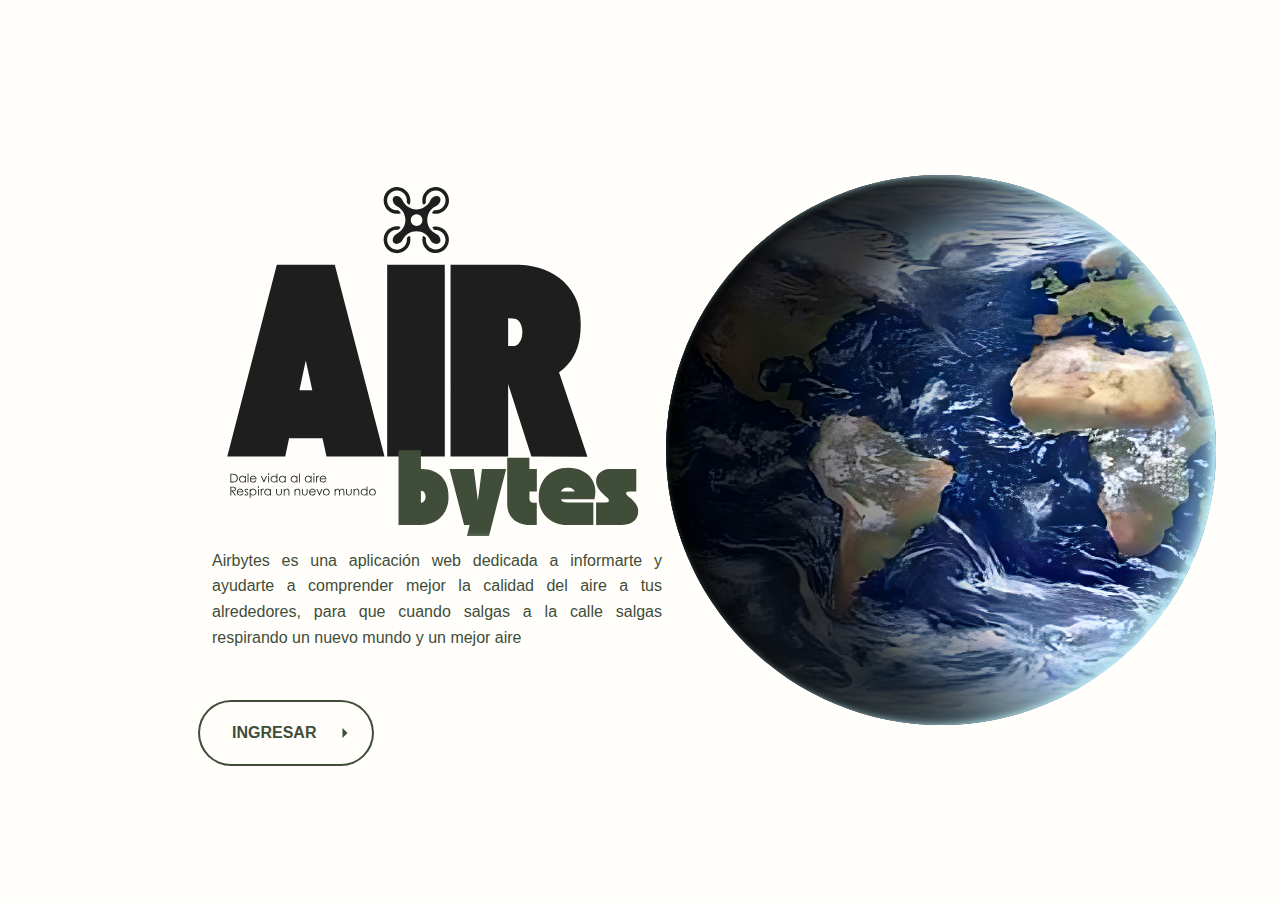
<file: code/scripts/html/AirBytes/intro-page/index.html>
<!DOCTYPE html>
<html lang="es">
<head>
    <meta charset="UTF-8">
    <meta name="viewport" content="width=device-width, initial-scale=1.0">
    <title>Página Espacial con Planeta</title>
    <link rel="stylesheet" href="style.css">
</head>
<body>
    <div class="container">
        <div class="left-content">
            <div class="logo-text-group"> 
                <!-- Aquí iría tu imagen de dron y el texto "AIR bytes" -->
                <!-- Asegúrate de tener el SVG del dron aquí si lo quieres visualizar -->
                <svg xmlns="http://www..w3org/2000/svg" xmlns:xlink="http://www.w3.org/1999/xlink" width="500" zoomAndPan="magnify" viewBox="0 0 375 374.999991" height="500" preserveAspectRatio="xMidYMid meet" version="1.0"><defs><g/><clipPath id="46e48859ac"><rect x="0" width="61" y="0" height="15"/></clipPath><clipPath id="0aec58a9a8"><rect x="0" width="55" y="0" height="15"/></clipPath></defs><g fill="#1e1e1e" fill-opacity="1"><g transform="translate(20.440007, 240.374984)"><g><path d="M 43.484375 0 L 0 0 L 37.15625 -143.859375 L 80.640625 -143.859375 L 117.9375 0 L 74.453125 0 L 71.421875 -13.6875 L 46.375 -13.6875 Z M 58.890625 -72 L 54.140625 -49.6875 L 63.796875 -49.6875 Z M 58.890625 -72 "/></g></g></g><g fill="#1e1e1e" fill-opacity="1"><g transform="translate(138.231942, 240.374984)"><g><path d="M 2.15625 0 L 2.15625 -143.859375 L 45.359375 -143.859375 L 45.359375 0 Z M 2.15625 0 "/></g></g></g><g fill="#1e1e1e" fill-opacity="1"><g transform="translate(185.751916, 240.374984)"><g><path d="M 2.15625 0 L 2.15625 -143.859375 L 52.84375 -143.859375 C 57.644531 -143.859375 62.753906 -143.085938 68.171875 -141.546875 C 73.597656 -140.015625 78.710938 -137.492188 83.515625 -133.984375 C 88.316406 -130.484375 92.226562 -125.851562 95.25 -120.09375 C 98.28125 -114.332031 99.796875 -107.226562 99.796875 -98.78125 C 99.796875 -91.96875 98.929688 -86.179688 97.203125 -81.421875 C 95.472656 -76.671875 93.359375 -72.832031 90.859375 -69.90625 C 88.367188 -66.976562 85.921875 -64.75 83.515625 -63.21875 L 104.828125 0.140625 L 62.78125 0 L 45.359375 -54.4375 L 45.359375 0 Z M 48.953125 -103.53125 L 45.359375 -103.6875 L 45.359375 -82.796875 L 48.8125 -82.796875 C 50.632812 -82.796875 52.125 -83.46875 53.28125 -84.8125 C 54.4375 -86.15625 55.226562 -87.832031 55.65625 -89.84375 C 56.082031 -91.863281 56.128906 -93.90625 55.796875 -95.96875 C 55.460938 -98.039062 54.742188 -99.796875 53.640625 -101.234375 C 52.535156 -102.671875 50.972656 -103.4375 48.953125 -103.53125 Z M 48.953125 -103.53125 "/></g></g></g><path fill="#1e1e1e" d="M 149.027344 38.363281 C 142.433594 37.546875 136.882812 43.179688 137.828125 49.792969 C 138.496094 54.433594 142.429688 58.042969 147.109375 58.332031 C 148.128906 58.394531 149.117188 58.308594 150.054688 58.089844 C 150.410156 58.003906 150.570312 57.585938 150.351562 57.289062 C 149.960938 56.753906 149.515625 56.261719 149.019531 55.816406 C 148.910156 55.71875 148.761719 55.679688 148.617188 55.695312 C 148.144531 55.75 147.652344 55.757812 147.15625 55.722656 C 144.421875 55.546875 141.964844 53.886719 140.9375 51.347656 C 138.582031 45.511719 143.46875 39.941406 149.203125 41.03125 C 152.980469 41.75 155.589844 45.394531 155.128906 49.214844 C 155.117188 49.324219 155.101562 49.429688 155.082031 49.535156 C 155.046875 49.75 155.097656 49.972656 155.25 50.132812 C 155.683594 50.605469 156.160156 51.03125 156.679688 51.402344 C 156.933594 51.585938 157.289062 51.46875 157.378906 51.164062 C 157.75 49.917969 157.882812 48.570312 157.726562 47.171875 C 157.21875 42.621094 153.570312 38.925781 149.027344 38.363281 Z M 177.207031 52.527344 C 179.128906 51.667969 180.390625 49.785156 180.390625 47.675781 C 180.390625 46.214844 179.203125 45.027344 177.742188 45.027344 L 177.664062 45.027344 C 175.546875 45.027344 173.660156 46.308594 172.800781 48.246094 C 170.988281 52.328125 166.867188 55.074219 162.324219 55.074219 C 157.726562 55.074219 153.550781 52.253906 151.78125 48.082031 C 150.992188 46.230469 149.175781 45.027344 147.160156 45.027344 C 145.699219 45.027344 144.511719 46.214844 144.511719 47.675781 C 144.511719 49.847656 145.792969 51.773438 147.734375 52.746094 C 151.5625 54.671875 154.039062 58.605469 154.039062 62.96875 C 154.039062 67.375 151.511719 71.339844 147.621094 73.242188 C 145.738281 74.160156 144.511719 76.039062 144.511719 78.132812 L 144.511719 78.257812 C 144.511719 79.722656 145.699219 80.90625 147.160156 80.90625 C 149.253906 80.90625 151.132812 79.683594 152.050781 77.796875 C 153.953125 73.90625 157.917969 71.378906 162.324219 71.378906 C 166.753906 71.378906 170.742188 73.933594 172.632812 77.863281 C 173.519531 79.710938 175.367188 80.90625 177.417969 80.90625 L 177.742188 80.90625 C 179.203125 80.90625 180.390625 79.722656 180.390625 78.257812 C 180.390625 76.152344 179.128906 74.269531 177.207031 73.40625 C 173.117188 71.578125 170.457031 67.542969 170.457031 62.96875 C 170.457031 58.394531 173.117188 54.355469 177.207031 52.527344 Z M 163.453125 67.324219 C 160.261719 68.03125 157.488281 65.253906 158.191406 62.066406 C 158.550781 60.460938 159.847656 59.164062 161.453125 58.808594 C 164.640625 58.101562 167.417969 60.878906 166.710938 64.066406 C 166.355469 65.671875 165.058594 66.96875 163.453125 67.324219 Z M 156.574219 75.113281 C 156.066406 75.492188 155.59375 75.925781 155.167969 76.40625 C 155.109375 76.472656 155.085938 76.558594 155.101562 76.644531 C 155.148438 76.921875 155.175781 77.207031 155.1875 77.492188 C 155.347656 81.441406 152.285156 84.917969 148.347656 85.222656 C 142.953125 85.644531 138.640625 80.273438 140.960938 74.6875 C 141.996094 72.203125 144.421875 70.589844 147.109375 70.394531 C 147.582031 70.359375 148.015625 70.359375 148.441406 70.398438 C 148.582031 70.414062 148.726562 70.371094 148.832031 70.28125 C 149.34375 69.84375 149.808594 69.355469 150.214844 68.828125 C 150.453125 68.523438 150.289062 68.078125 149.914062 67.992188 C 149.214844 67.839844 148.488281 67.757812 147.738281 67.757812 C 142.75 67.765625 138.429688 71.535156 137.789062 76.484375 C 136.949219 83.027344 142.449219 88.570312 148.992188 87.789062 C 153.53125 87.242188 157.199219 83.566406 157.734375 79.027344 C 157.882812 77.789062 157.800781 76.585938 157.53125 75.457031 C 157.429688 75.035156 156.925781 74.851562 156.574219 75.113281 Z M 177.539062 67.863281 C 176.660156 67.796875 175.800781 67.839844 174.976562 67.988281 C 174.429688 68.085938 174.1875 68.757812 174.546875 69.179688 C 174.878906 69.574219 175.246094 69.941406 175.640625 70.28125 C 175.792969 70.410156 175.992188 70.464844 176.1875 70.449219 C 176.859375 70.398438 177.546875 70.429688 178.320312 70.617188 C 181.527344 71.398438 183.964844 74.167969 184.117188 77.464844 C 184.324219 81.976562 180.449219 85.664062 175.882812 85.140625 C 172.40625 84.746094 169.382812 81.363281 169.363281 77.863281 C 169.359375 77.480469 169.382812 77.101562 169.441406 76.730469 C 169.46875 76.53125 169.417969 76.328125 169.277344 76.183594 C 168.902344 75.789062 168.492188 75.425781 168.058594 75.101562 C 167.6875 74.824219 167.152344 75.019531 167.042969 75.46875 C 166.785156 76.535156 166.699219 77.675781 166.816406 78.855469 C 167.273438 83.339844 170.808594 87.035156 175.269531 87.675781 C 181.871094 88.628906 187.488281 83.058594 186.628906 76.476562 C 186.027344 71.863281 182.179688 68.214844 177.539062 67.863281 Z M 175.363281 38.378906 C 170.824219 38.988281 167.21875 42.734375 166.761719 47.289062 C 166.640625 48.511719 166.738281 49.691406 167.019531 50.800781 C 167.15625 51.324219 167.800781 51.546875 168.226562 51.210938 C 168.589844 50.929688 168.929688 50.625 169.246094 50.292969 C 169.417969 50.113281 169.476562 49.859375 169.433594 49.617188 C 169.359375 49.195312 169.320312 48.761719 169.320312 48.320312 C 169.320312 44.136719 172.792969 40.75 177.011719 40.898438 C 180.832031 41.03125 184 44.183594 184.164062 48 C 184.339844 52.238281 180.941406 55.742188 176.742188 55.742188 C 176.367188 55.742188 175.996094 55.714844 175.628906 55.660156 C 175.109375 56.109375 174.636719 56.613281 174.222656 57.15625 C 173.957031 57.507812 174.144531 58.019531 174.574219 58.113281 C 175.699219 58.363281 176.894531 58.425781 178.121094 58.257812 C 182.59375 57.65625 186.175781 54.011719 186.707031 49.53125 C 187.476562 42.992188 181.917969 37.5 175.363281 38.378906 Z M 175.363281 38.378906 " fill-opacity="1" fill-rule="nonzero"/><g fill="#1e1e1e" fill-opacity="1"><g transform="translate(22.005812, 259.801447)"><g><path d="M 2.40625 -6.5625 C 3.238281 -6.5625 3.945312 -6.429688 4.53125 -6.171875 C 5.113281 -5.921875 5.554688 -5.546875 5.859375 -5.046875 C 6.171875 -4.554688 6.328125 -3.941406 6.328125 -3.203125 C 6.328125 -2.160156 6.03125 -1.363281 5.4375 -0.8125 C 4.84375 -0.269531 3.9375 0 2.71875 0 L 0.796875 0 L 0.796875 -6.5625 Z M 2.71875 -0.640625 C 3.675781 -0.640625 4.40625 -0.847656 4.90625 -1.265625 C 5.40625 -1.679688 5.65625 -2.328125 5.65625 -3.203125 C 5.65625 -4.140625 5.367188 -4.828125 4.796875 -5.265625 C 4.234375 -5.703125 3.4375 -5.921875 2.40625 -5.921875 L 1.453125 -5.921875 L 1.453125 -0.640625 Z M 2.71875 -0.640625 "/></g></g></g><g fill="#1e1e1e" fill-opacity="1"><g transform="translate(28.852125, 259.801447)"><g><path d="M 2.953125 0.125 C 2.484375 0.125 2.0625 0.0078125 1.6875 -0.21875 C 1.3125 -0.457031 1.015625 -0.769531 0.796875 -1.15625 C 0.578125 -1.550781 0.46875 -1.976562 0.46875 -2.4375 C 0.46875 -2.894531 0.578125 -3.316406 0.796875 -3.703125 C 1.023438 -4.085938 1.328125 -4.394531 1.703125 -4.625 C 2.085938 -4.863281 2.507812 -4.984375 2.96875 -4.984375 C 3.363281 -4.984375 3.722656 -4.894531 4.046875 -4.71875 C 4.378906 -4.550781 4.664062 -4.300781 4.90625 -3.96875 L 4.90625 -4.859375 L 5.515625 -4.859375 L 5.515625 0 L 4.90625 0 L 4.90625 -0.828125 C 4.644531 -0.515625 4.347656 -0.273438 4.015625 -0.109375 C 3.691406 0.046875 3.335938 0.125 2.953125 0.125 Z M 3.015625 -0.453125 C 3.347656 -0.453125 3.664062 -0.53125 3.96875 -0.6875 C 4.269531 -0.851562 4.507812 -1.082031 4.6875 -1.375 C 4.863281 -1.664062 4.953125 -2.007812 4.953125 -2.40625 C 4.953125 -2.78125 4.863281 -3.113281 4.6875 -3.40625 C 4.519531 -3.707031 4.289062 -3.941406 4 -4.109375 C 3.707031 -4.285156 3.382812 -4.375 3.03125 -4.375 C 2.664062 -4.375 2.332031 -4.285156 2.03125 -4.109375 C 1.738281 -3.929688 1.507812 -3.691406 1.34375 -3.390625 C 1.1875 -3.085938 1.109375 -2.765625 1.109375 -2.421875 C 1.109375 -2.078125 1.191406 -1.753906 1.359375 -1.453125 C 1.523438 -1.148438 1.753906 -0.90625 2.046875 -0.71875 C 2.335938 -0.539062 2.660156 -0.453125 3.015625 -0.453125 Z M 3.015625 -0.453125 "/></g></g></g><g fill="#1e1e1e" fill-opacity="1"><g transform="translate(35.104307, 259.801447)"><g><path d="M 1.21875 -6.734375 L 1.21875 0 L 0.609375 0 L 0.609375 -6.734375 Z M 1.21875 -6.734375 "/></g></g></g><g fill="#1e1e1e" fill-opacity="1"><g transform="translate(36.932432, 259.801447)"><g><path d="M 3 0.125 C 2.476562 0.125 2.023438 0.0078125 1.640625 -0.21875 C 1.253906 -0.445312 0.960938 -0.753906 0.765625 -1.140625 C 0.566406 -1.535156 0.46875 -1.957031 0.46875 -2.40625 C 0.46875 -2.851562 0.570312 -3.273438 0.78125 -3.671875 C 0.988281 -4.066406 1.28125 -4.382812 1.65625 -4.625 C 2.039062 -4.863281 2.476562 -4.984375 2.96875 -4.984375 C 3.4375 -4.984375 3.859375 -4.875 4.234375 -4.65625 C 4.617188 -4.4375 4.921875 -4.128906 5.140625 -3.734375 C 5.359375 -3.347656 5.46875 -2.910156 5.46875 -2.421875 L 5.46875 -2.375 L 1.109375 -2.375 C 1.117188 -2 1.203125 -1.664062 1.359375 -1.375 C 1.523438 -1.09375 1.75 -0.875 2.03125 -0.71875 C 2.3125 -0.5625 2.632812 -0.484375 3 -0.484375 C 3.425781 -0.484375 3.773438 -0.582031 4.046875 -0.78125 C 4.328125 -0.988281 4.578125 -1.265625 4.796875 -1.609375 L 5.3125 -1.328125 C 5.070312 -0.878906 4.753906 -0.523438 4.359375 -0.265625 C 3.972656 -0.00390625 3.519531 0.125 3 0.125 Z M 4.796875 -2.921875 C 4.671875 -3.398438 4.441406 -3.757812 4.109375 -4 C 3.785156 -4.25 3.40625 -4.375 2.96875 -4.375 C 2.519531 -4.375 2.140625 -4.253906 1.828125 -4.015625 C 1.523438 -3.773438 1.304688 -3.410156 1.171875 -2.921875 Z M 4.796875 -2.921875 "/></g></g></g><g fill="#1e1e1e" fill-opacity="1"><g transform="translate(42.873826, 259.801447)"><g/></g></g><g fill="#1e1e1e" fill-opacity="1"><g transform="translate(45.405774, 259.801447)"><g><path d="M 4.140625 -4.859375 L 4.8125 -4.859375 L 2.640625 0 L 2.421875 0 L 0.234375 -4.859375 L 0.90625 -4.859375 L 2.53125 -1.21875 Z M 4.140625 -4.859375 "/></g></g></g><g fill="#1e1e1e" fill-opacity="1"><g transform="translate(50.46967, 259.801447)"><g><path d="M 1 -5.828125 C 0.863281 -5.828125 0.742188 -5.878906 0.640625 -5.984375 C 0.546875 -6.085938 0.5 -6.207031 0.5 -6.34375 C 0.5 -6.488281 0.546875 -6.609375 0.640625 -6.703125 C 0.742188 -6.804688 0.863281 -6.859375 1 -6.859375 C 1.144531 -6.859375 1.269531 -6.804688 1.375 -6.703125 C 1.476562 -6.597656 1.53125 -6.476562 1.53125 -6.34375 C 1.53125 -6.207031 1.476562 -6.085938 1.375 -5.984375 C 1.269531 -5.878906 1.144531 -5.828125 1 -5.828125 Z M 0.703125 -4.859375 L 1.328125 -4.859375 L 1.328125 0 L 0.703125 0 Z M 0.703125 -4.859375 "/></g></g></g><g fill="#1e1e1e" fill-opacity="1"><g transform="translate(52.489747, 259.801447)"><g><path d="M 2.953125 0.125 C 2.484375 0.125 2.0625 0.0078125 1.6875 -0.21875 C 1.3125 -0.457031 1.015625 -0.769531 0.796875 -1.15625 C 0.578125 -1.550781 0.46875 -1.976562 0.46875 -2.4375 C 0.46875 -2.894531 0.578125 -3.316406 0.796875 -3.703125 C 1.023438 -4.085938 1.328125 -4.394531 1.703125 -4.625 C 2.085938 -4.863281 2.507812 -4.984375 2.96875 -4.984375 C 3.363281 -4.984375 3.722656 -4.894531 4.046875 -4.71875 C 4.378906 -4.550781 4.664062 -4.300781 4.90625 -3.96875 L 4.90625 -6.734375 L 5.53125 -6.734375 L 5.53125 0 L 4.90625 0 L 4.90625 -0.828125 C 4.644531 -0.515625 4.347656 -0.273438 4.015625 -0.109375 C 3.691406 0.046875 3.335938 0.125 2.953125 0.125 Z M 3.015625 -0.453125 C 3.347656 -0.453125 3.660156 -0.53125 3.953125 -0.6875 C 4.253906 -0.851562 4.492188 -1.082031 4.671875 -1.375 C 4.847656 -1.664062 4.9375 -2.007812 4.9375 -2.40625 C 4.9375 -2.78125 4.851562 -3.113281 4.6875 -3.40625 C 4.519531 -3.707031 4.289062 -3.941406 4 -4.109375 C 3.707031 -4.285156 3.382812 -4.375 3.03125 -4.375 C 2.664062 -4.375 2.332031 -4.285156 2.03125 -4.109375 C 1.738281 -3.929688 1.507812 -3.691406 1.34375 -3.390625 C 1.1875 -3.085938 1.109375 -2.765625 1.109375 -2.421875 C 1.109375 -2.078125 1.191406 -1.753906 1.359375 -1.453125 C 1.523438 -1.148438 1.753906 -0.90625 2.046875 -0.71875 C 2.335938 -0.539062 2.660156 -0.453125 3.015625 -0.453125 Z M 3.015625 -0.453125 "/></g></g></g><g fill="#1e1e1e" fill-opacity="1"><g transform="translate(58.751061, 259.801447)"><g><path d="M 2.953125 0.125 C 2.484375 0.125 2.0625 0.0078125 1.6875 -0.21875 C 1.3125 -0.457031 1.015625 -0.769531 0.796875 -1.15625 C 0.578125 -1.550781 0.46875 -1.976562 0.46875 -2.4375 C 0.46875 -2.894531 0.578125 -3.316406 0.796875 -3.703125 C 1.023438 -4.085938 1.328125 -4.394531 1.703125 -4.625 C 2.085938 -4.863281 2.507812 -4.984375 2.96875 -4.984375 C 3.363281 -4.984375 3.722656 -4.894531 4.046875 -4.71875 C 4.378906 -4.550781 4.664062 -4.300781 4.90625 -3.96875 L 4.90625 -4.859375 L 5.515625 -4.859375 L 5.515625 0 L 4.90625 0 L 4.90625 -0.828125 C 4.644531 -0.515625 4.347656 -0.273438 4.015625 -0.109375 C 3.691406 0.046875 3.335938 0.125 2.953125 0.125 Z M 3.015625 -0.453125 C 3.347656 -0.453125 3.664062 -0.53125 3.96875 -0.6875 C 4.269531 -0.851562 4.507812 -1.082031 4.6875 -1.375 C 4.863281 -1.664062 4.953125 -2.007812 4.953125 -2.40625 C 4.953125 -2.78125 4.863281 -3.113281 4.6875 -3.40625 C 4.519531 -3.707031 4.289062 -3.941406 4 -4.109375 C 3.707031 -4.285156 3.382812 -4.375 3.03125 -4.375 C 2.664062 -4.375 2.332031 -4.285156 2.03125 -4.109375 C 1.738281 -3.929688 1.507812 -3.691406 1.34375 -3.390625 C 1.1875 -3.085938 1.109375 -2.765625 1.109375 -2.421875 C 1.109375 -2.078125 1.191406 -1.753906 1.359375 -1.453125 C 1.523438 -1.148438 1.753906 -0.90625 2.046875 -0.71875 C 2.335938 -0.539062 2.660156 -0.453125 3.015625 -0.453125 Z M 3.015625 -0.453125 "/></g></g></g><g fill="#1e1e1e" fill-opacity="1"><g transform="translate(65.003242, 259.801447)"><g/></g></g><g fill="#1e1e1e" fill-opacity="1"><g transform="translate(67.53519, 259.801447)"><g><path d="M 2.953125 0.125 C 2.484375 0.125 2.0625 0.0078125 1.6875 -0.21875 C 1.3125 -0.457031 1.015625 -0.769531 0.796875 -1.15625 C 0.578125 -1.550781 0.46875 -1.976562 0.46875 -2.4375 C 0.46875 -2.894531 0.578125 -3.316406 0.796875 -3.703125 C 1.023438 -4.085938 1.328125 -4.394531 1.703125 -4.625 C 2.085938 -4.863281 2.507812 -4.984375 2.96875 -4.984375 C 3.363281 -4.984375 3.722656 -4.894531 4.046875 -4.71875 C 4.378906 -4.550781 4.664062 -4.300781 4.90625 -3.96875 L 4.90625 -4.859375 L 5.515625 -4.859375 L 5.515625 0 L 4.90625 0 L 4.90625 -0.828125 C 4.644531 -0.515625 4.347656 -0.273438 4.015625 -0.109375 C 3.691406 0.046875 3.335938 0.125 2.953125 0.125 Z M 3.015625 -0.453125 C 3.347656 -0.453125 3.664062 -0.53125 3.96875 -0.6875 C 4.269531 -0.851562 4.507812 -1.082031 4.6875 -1.375 C 4.863281 -1.664062 4.953125 -2.007812 4.953125 -2.40625 C 4.953125 -2.78125 4.863281 -3.113281 4.6875 -3.40625 C 4.519531 -3.707031 4.289062 -3.941406 4 -4.109375 C 3.707031 -4.285156 3.382812 -4.375 3.03125 -4.375 C 2.664062 -4.375 2.332031 -4.285156 2.03125 -4.109375 C 1.738281 -3.929688 1.507812 -3.691406 1.34375 -3.390625 C 1.1875 -3.085938 1.109375 -2.765625 1.109375 -2.421875 C 1.109375 -2.078125 1.191406 -1.753906 1.359375 -1.453125 C 1.523438 -1.148438 1.753906 -0.90625 2.046875 -0.71875 C 2.335938 -0.539062 2.660156 -0.453125 3.015625 -0.453125 Z M 3.015625 -0.453125 "/></g></g></g><g fill="#1e1e1e" fill-opacity="1"><g transform="translate(73.787372, 259.801447)"><g><path d="M 1.21875 -6.734375 L 1.21875 0 L 0.609375 0 L 0.609375 -6.734375 Z M 1.21875 -6.734375 "/></g></g></g><g fill="#1e1e1e" fill-opacity="1"><g transform="translate(75.615497, 259.801447)"><g/></g></g><g fill="#1e1e1e" fill-opacity="1"><g transform="translate(78.147445, 259.801447)"><g><path d="M 2.953125 0.125 C 2.484375 0.125 2.0625 0.0078125 1.6875 -0.21875 C 1.3125 -0.457031 1.015625 -0.769531 0.796875 -1.15625 C 0.578125 -1.550781 0.46875 -1.976562 0.46875 -2.4375 C 0.46875 -2.894531 0.578125 -3.316406 0.796875 -3.703125 C 1.023438 -4.085938 1.328125 -4.394531 1.703125 -4.625 C 2.085938 -4.863281 2.507812 -4.984375 2.96875 -4.984375 C 3.363281 -4.984375 3.722656 -4.894531 4.046875 -4.71875 C 4.378906 -4.550781 4.664062 -4.300781 4.90625 -3.96875 L 4.90625 -4.859375 L 5.515625 -4.859375 L 5.515625 0 L 4.90625 0 L 4.90625 -0.828125 C 4.644531 -0.515625 4.347656 -0.273438 4.015625 -0.109375 C 3.691406 0.046875 3.335938 0.125 2.953125 0.125 Z M 3.015625 -0.453125 C 3.347656 -0.453125 3.664062 -0.53125 3.96875 -0.6875 C 4.269531 -0.851562 4.507812 -1.082031 4.6875 -1.375 C 4.863281 -1.664062 4.953125 -2.007812 4.953125 -2.40625 C 4.953125 -2.78125 4.863281 -3.113281 4.6875 -3.40625 C 4.519531 -3.707031 4.289062 -3.941406 4 -4.109375 C 3.707031 -4.285156 3.382812 -4.375 3.03125 -4.375 C 2.664062 -4.375 2.332031 -4.285156 2.03125 -4.109375 C 1.738281 -3.929688 1.507812 -3.691406 1.34375 -3.390625 C 1.1875 -3.085938 1.109375 -2.765625 1.109375 -2.421875 C 1.109375 -2.078125 1.191406 -1.753906 1.359375 -1.453125 C 1.523438 -1.148438 1.753906 -0.90625 2.046875 -0.71875 C 2.335938 -0.539062 2.660156 -0.453125 3.015625 -0.453125 Z M 3.015625 -0.453125 "/></g></g></g><g fill="#1e1e1e" fill-opacity="1"><g transform="translate(84.399626, 259.801447)"><g><path d="M 1 -5.828125 C 0.863281 -5.828125 0.742188 -5.878906 0.640625 -5.984375 C 0.546875 -6.085938 0.5 -6.207031 0.5 -6.34375 C 0.5 -6.488281 0.546875 -6.609375 0.640625 -6.703125 C 0.742188 -6.804688 0.863281 -6.859375 1 -6.859375 C 1.144531 -6.859375 1.269531 -6.804688 1.375 -6.703125 C 1.476562 -6.597656 1.53125 -6.476562 1.53125 -6.34375 C 1.53125 -6.207031 1.476562 -6.085938 1.375 -5.984375 C 1.269531 -5.878906 1.144531 -5.828125 1 -5.828125 Z M 0.703125 -4.859375 L 1.328125 -4.859375 L 1.328125 0 L 0.703125 0 Z M 0.703125 -4.859375 "/></g></g></g><g fill="#1e1e1e" fill-opacity="1"><g transform="translate(86.419703, 259.801447)"><g><path d="M 1.359375 -4.859375 L 1.359375 -4.15625 C 1.546875 -4.425781 1.738281 -4.628906 1.9375 -4.765625 C 2.144531 -4.910156 2.367188 -4.984375 2.609375 -4.984375 C 2.722656 -4.984375 2.820312 -4.96875 2.90625 -4.9375 C 3 -4.914062 3.082031 -4.875 3.15625 -4.8125 L 2.828125 -4.28125 C 2.710938 -4.34375 2.601562 -4.375 2.5 -4.375 C 2.28125 -4.375 2.082031 -4.289062 1.90625 -4.125 C 1.738281 -3.96875 1.601562 -3.742188 1.5 -3.453125 C 1.40625 -3.160156 1.359375 -2.828125 1.359375 -2.453125 L 1.359375 0 L 0.734375 0 L 0.734375 -4.859375 Z M 1.359375 -4.859375 "/></g></g></g><g fill="#1e1e1e" fill-opacity="1"><g transform="translate(89.326399, 259.801447)"><g><path d="M 3 0.125 C 2.476562 0.125 2.023438 0.0078125 1.640625 -0.21875 C 1.253906 -0.445312 0.960938 -0.753906 0.765625 -1.140625 C 0.566406 -1.535156 0.46875 -1.957031 0.46875 -2.40625 C 0.46875 -2.851562 0.570312 -3.273438 0.78125 -3.671875 C 0.988281 -4.066406 1.28125 -4.382812 1.65625 -4.625 C 2.039062 -4.863281 2.476562 -4.984375 2.96875 -4.984375 C 3.4375 -4.984375 3.859375 -4.875 4.234375 -4.65625 C 4.617188 -4.4375 4.921875 -4.128906 5.140625 -3.734375 C 5.359375 -3.347656 5.46875 -2.910156 5.46875 -2.421875 L 5.46875 -2.375 L 1.109375 -2.375 C 1.117188 -2 1.203125 -1.664062 1.359375 -1.375 C 1.523438 -1.09375 1.75 -0.875 2.03125 -0.71875 C 2.3125 -0.5625 2.632812 -0.484375 3 -0.484375 C 3.425781 -0.484375 3.773438 -0.582031 4.046875 -0.78125 C 4.328125 -0.988281 4.578125 -1.265625 4.796875 -1.609375 L 5.3125 -1.328125 C 5.070312 -0.878906 4.753906 -0.523438 4.359375 -0.265625 C 3.972656 -0.00390625 3.519531 0.125 3 0.125 Z M 4.796875 -2.921875 C 4.671875 -3.398438 4.441406 -3.757812 4.109375 -4 C 3.785156 -4.25 3.40625 -4.375 2.96875 -4.375 C 2.519531 -4.375 2.140625 -4.253906 1.828125 -4.015625 C 1.523438 -3.773438 1.304688 -3.410156 1.171875 -2.921875 Z M 4.796875 -2.921875 "/></g></g></g><g fill="#1e1e1e" fill-opacity="1"><g transform="translate(22.005812, 269.551446)"><g><path d="M 2.671875 -6.5625 C 3.421875 -6.5625 3.976562 -6.40625 4.34375 -6.09375 C 4.71875 -5.78125 4.90625 -5.351562 4.90625 -4.8125 C 4.90625 -4.425781 4.8125 -4.101562 4.625 -3.84375 C 4.4375 -3.582031 4.171875 -3.382812 3.828125 -3.25 C 3.484375 -3.113281 3.082031 -3.046875 2.625 -3.046875 L 5 0 L 4.1875 0 L 1.859375 -3.046875 L 1.453125 -3.046875 L 1.453125 0 L 0.796875 0 L 0.796875 -6.5625 Z M 2.625 -3.6875 C 3.132812 -3.6875 3.523438 -3.773438 3.796875 -3.953125 C 4.078125 -4.140625 4.21875 -4.425781 4.21875 -4.8125 C 4.21875 -5.144531 4.097656 -5.410156 3.859375 -5.609375 C 3.628906 -5.816406 3.273438 -5.921875 2.796875 -5.921875 L 1.453125 -5.921875 L 1.453125 -3.6875 Z M 2.625 -3.6875 "/></g></g></g><g fill="#1e1e1e" fill-opacity="1"><g transform="translate(27.14279, 269.551446)"><g><path d="M 3 0.125 C 2.476562 0.125 2.023438 0.0078125 1.640625 -0.21875 C 1.253906 -0.445312 0.960938 -0.753906 0.765625 -1.140625 C 0.566406 -1.535156 0.46875 -1.957031 0.46875 -2.40625 C 0.46875 -2.851562 0.570312 -3.273438 0.78125 -3.671875 C 0.988281 -4.066406 1.28125 -4.382812 1.65625 -4.625 C 2.039062 -4.863281 2.476562 -4.984375 2.96875 -4.984375 C 3.4375 -4.984375 3.859375 -4.875 4.234375 -4.65625 C 4.617188 -4.4375 4.921875 -4.128906 5.140625 -3.734375 C 5.359375 -3.347656 5.46875 -2.910156 5.46875 -2.421875 L 5.46875 -2.375 L 1.109375 -2.375 C 1.117188 -2 1.203125 -1.664062 1.359375 -1.375 C 1.523438 -1.09375 1.75 -0.875 2.03125 -0.71875 C 2.3125 -0.5625 2.632812 -0.484375 3 -0.484375 C 3.425781 -0.484375 3.773438 -0.582031 4.046875 -0.78125 C 4.328125 -0.988281 4.578125 -1.265625 4.796875 -1.609375 L 5.3125 -1.328125 C 5.070312 -0.878906 4.753906 -0.523438 4.359375 -0.265625 C 3.972656 -0.00390625 3.519531 0.125 3 0.125 Z M 4.796875 -2.921875 C 4.671875 -3.398438 4.441406 -3.757812 4.109375 -4 C 3.785156 -4.25 3.40625 -4.375 2.96875 -4.375 C 2.519531 -4.375 2.140625 -4.253906 1.828125 -4.015625 C 1.523438 -3.773438 1.304688 -3.410156 1.171875 -2.921875 Z M 4.796875 -2.921875 "/></g></g></g><g fill="#1e1e1e" fill-opacity="1"><g transform="translate(32.992758, 269.551446)"><g><path d="M 1.75 0.125 C 1.46875 0.125 1.195312 0.0664062 0.9375 -0.046875 C 0.6875 -0.171875 0.476562 -0.34375 0.3125 -0.5625 L 0.703125 -1.015625 C 1.023438 -0.648438 1.363281 -0.46875 1.71875 -0.46875 C 1.875 -0.46875 2.019531 -0.503906 2.15625 -0.578125 C 2.300781 -0.648438 2.410156 -0.75 2.484375 -0.875 C 2.566406 -1 2.609375 -1.132812 2.609375 -1.28125 C 2.609375 -1.445312 2.566406 -1.585938 2.484375 -1.703125 C 2.410156 -1.816406 2.28125 -1.921875 2.09375 -2.015625 C 1.707031 -2.222656 1.414062 -2.394531 1.21875 -2.53125 C 1.019531 -2.664062 0.851562 -2.828125 0.71875 -3.015625 C 0.59375 -3.203125 0.53125 -3.425781 0.53125 -3.6875 C 0.53125 -3.9375 0.585938 -4.160156 0.703125 -4.359375 C 0.828125 -4.554688 0.988281 -4.707031 1.1875 -4.8125 C 1.394531 -4.925781 1.617188 -4.984375 1.859375 -4.984375 C 2.109375 -4.984375 2.335938 -4.925781 2.546875 -4.8125 C 2.765625 -4.707031 2.984375 -4.546875 3.203125 -4.328125 L 2.8125 -3.90625 C 2.644531 -4.0625 2.484375 -4.175781 2.328125 -4.25 C 2.179688 -4.332031 2.015625 -4.375 1.828125 -4.375 C 1.691406 -4.375 1.566406 -4.34375 1.453125 -4.28125 C 1.347656 -4.226562 1.257812 -4.148438 1.1875 -4.046875 C 1.125 -3.953125 1.09375 -3.847656 1.09375 -3.734375 C 1.09375 -3.566406 1.140625 -3.421875 1.234375 -3.296875 C 1.335938 -3.171875 1.488281 -3.054688 1.6875 -2.953125 C 2.082031 -2.734375 2.378906 -2.554688 2.578125 -2.421875 C 2.773438 -2.285156 2.925781 -2.128906 3.03125 -1.953125 C 3.144531 -1.773438 3.203125 -1.5625 3.203125 -1.3125 C 3.203125 -1.050781 3.140625 -0.8125 3.015625 -0.59375 C 2.898438 -0.375 2.726562 -0.195312 2.5 -0.0625 C 2.28125 0.0625 2.03125 0.125 1.75 0.125 Z M 1.75 0.125 "/></g></g></g><g fill="#1e1e1e" fill-opacity="1"><g transform="translate(36.539316, 269.551446)"><g><path d="M 1.359375 -4.859375 L 1.359375 -3.96875 C 1.585938 -4.300781 1.867188 -4.550781 2.203125 -4.71875 C 2.535156 -4.894531 2.894531 -4.984375 3.28125 -4.984375 C 3.738281 -4.984375 4.160156 -4.863281 4.546875 -4.625 C 4.929688 -4.394531 5.234375 -4.085938 5.453125 -3.703125 C 5.679688 -3.316406 5.796875 -2.894531 5.796875 -2.4375 C 5.796875 -1.976562 5.6875 -1.550781 5.46875 -1.15625 C 5.25 -0.769531 4.945312 -0.457031 4.5625 -0.21875 C 4.1875 0.0078125 3.765625 0.125 3.296875 0.125 C 2.523438 0.125 1.878906 -0.191406 1.359375 -0.828125 L 1.359375 1.765625 L 0.734375 1.765625 L 0.734375 -4.859375 Z M 3.234375 -0.453125 C 3.585938 -0.453125 3.910156 -0.539062 4.203125 -0.71875 C 4.492188 -0.894531 4.722656 -1.132812 4.890625 -1.4375 C 5.066406 -1.75 5.15625 -2.078125 5.15625 -2.421875 C 5.15625 -2.765625 5.070312 -3.085938 4.90625 -3.390625 C 4.738281 -3.691406 4.507812 -3.929688 4.21875 -4.109375 C 3.925781 -4.285156 3.597656 -4.375 3.234375 -4.375 C 2.878906 -4.375 2.550781 -4.285156 2.25 -4.109375 C 1.957031 -3.941406 1.726562 -3.707031 1.5625 -3.40625 C 1.394531 -3.113281 1.3125 -2.78125 1.3125 -2.40625 C 1.3125 -2.007812 1.398438 -1.664062 1.578125 -1.375 C 1.753906 -1.082031 1.988281 -0.851562 2.28125 -0.6875 C 2.582031 -0.53125 2.898438 -0.453125 3.234375 -0.453125 Z M 3.234375 -0.453125 "/></g></g></g><g fill="#1e1e1e" fill-opacity="1"><g transform="translate(42.791497, 269.551446)"><g><path d="M 1 -5.828125 C 0.863281 -5.828125 0.742188 -5.878906 0.640625 -5.984375 C 0.546875 -6.085938 0.5 -6.207031 0.5 -6.34375 C 0.5 -6.488281 0.546875 -6.609375 0.640625 -6.703125 C 0.742188 -6.804688 0.863281 -6.859375 1 -6.859375 C 1.144531 -6.859375 1.269531 -6.804688 1.375 -6.703125 C 1.476562 -6.597656 1.53125 -6.476562 1.53125 -6.34375 C 1.53125 -6.207031 1.476562 -6.085938 1.375 -5.984375 C 1.269531 -5.878906 1.144531 -5.828125 1 -5.828125 Z M 0.703125 -4.859375 L 1.328125 -4.859375 L 1.328125 0 L 0.703125 0 Z M 0.703125 -4.859375 "/></g></g></g><g fill="#1e1e1e" fill-opacity="1"><g transform="translate(44.811574, 269.551446)"><g><path d="M 1.359375 -4.859375 L 1.359375 -4.15625 C 1.546875 -4.425781 1.738281 -4.628906 1.9375 -4.765625 C 2.144531 -4.910156 2.367188 -4.984375 2.609375 -4.984375 C 2.722656 -4.984375 2.820312 -4.96875 2.90625 -4.9375 C 3 -4.914062 3.082031 -4.875 3.15625 -4.8125 L 2.828125 -4.28125 C 2.710938 -4.34375 2.601562 -4.375 2.5 -4.375 C 2.28125 -4.375 2.082031 -4.289062 1.90625 -4.125 C 1.738281 -3.96875 1.601562 -3.742188 1.5 -3.453125 C 1.40625 -3.160156 1.359375 -2.828125 1.359375 -2.453125 L 1.359375 0 L 0.734375 0 L 0.734375 -4.859375 Z M 1.359375 -4.859375 "/></g></g></g><g fill="#1e1e1e" fill-opacity="1"><g transform="translate(47.71827, 269.551446)"><g><path d="M 2.953125 0.125 C 2.484375 0.125 2.0625 0.0078125 1.6875 -0.21875 C 1.3125 -0.457031 1.015625 -0.769531 0.796875 -1.15625 C 0.578125 -1.550781 0.46875 -1.976562 0.46875 -2.4375 C 0.46875 -2.894531 0.578125 -3.316406 0.796875 -3.703125 C 1.023438 -4.085938 1.328125 -4.394531 1.703125 -4.625 C 2.085938 -4.863281 2.507812 -4.984375 2.96875 -4.984375 C 3.363281 -4.984375 3.722656 -4.894531 4.046875 -4.71875 C 4.378906 -4.550781 4.664062 -4.300781 4.90625 -3.96875 L 4.90625 -4.859375 L 5.515625 -4.859375 L 5.515625 0 L 4.90625 0 L 4.90625 -0.828125 C 4.644531 -0.515625 4.347656 -0.273438 4.015625 -0.109375 C 3.691406 0.046875 3.335938 0.125 2.953125 0.125 Z M 3.015625 -0.453125 C 3.347656 -0.453125 3.664062 -0.53125 3.96875 -0.6875 C 4.269531 -0.851562 4.507812 -1.082031 4.6875 -1.375 C 4.863281 -1.664062 4.953125 -2.007812 4.953125 -2.40625 C 4.953125 -2.78125 4.863281 -3.113281 4.6875 -3.40625 C 4.519531 -3.707031 4.289062 -3.941406 4 -4.109375 C 3.707031 -4.285156 3.382812 -4.375 3.03125 -4.375 C 2.664062 -4.375 2.332031 -4.285156 2.03125 -4.109375 C 1.738281 -3.929688 1.507812 -3.691406 1.34375 -3.390625 C 1.1875 -3.085938 1.109375 -2.765625 1.109375 -2.421875 C 1.109375 -2.078125 1.191406 -1.753906 1.359375 -1.453125 C 1.523438 -1.148438 1.753906 -0.90625 2.046875 -0.71875 C 2.335938 -0.539062 2.660156 -0.453125 3.015625 -0.453125 Z M 3.015625 -0.453125 "/></g></g></g><g fill="#1e1e1e" fill-opacity="1"><g transform="translate(53.970452, 269.551446)"><g/></g></g><g fill="#1e1e1e" fill-opacity="1"><g transform="translate(56.5024, 269.551446)"><g><path d="M 2.75 0.125 C 2.050781 0.125 1.519531 -0.0820312 1.15625 -0.5 C 0.789062 -0.914062 0.609375 -1.53125 0.609375 -2.34375 L 0.609375 -4.859375 L 1.265625 -4.859375 L 1.265625 -2.078125 C 1.265625 -1.546875 1.394531 -1.144531 1.65625 -0.875 C 1.925781 -0.613281 2.289062 -0.484375 2.75 -0.484375 C 3.070312 -0.484375 3.34375 -0.546875 3.5625 -0.671875 C 3.78125 -0.804688 3.941406 -0.988281 4.046875 -1.21875 C 4.160156 -1.457031 4.21875 -1.726562 4.21875 -2.03125 L 4.21875 -4.859375 L 4.875 -4.859375 L 4.875 -2.34375 C 4.875 -1.519531 4.691406 -0.898438 4.328125 -0.484375 C 3.972656 -0.078125 3.445312 0.125 2.75 0.125 Z M 2.75 0.125 "/></g></g></g><g fill="#1e1e1e" fill-opacity="1"><g transform="translate(62.059891, 269.551446)"><g><path d="M 1.359375 -4.859375 L 1.359375 -3.984375 C 1.859375 -4.648438 2.460938 -4.984375 3.171875 -4.984375 C 3.535156 -4.984375 3.851562 -4.898438 4.125 -4.734375 C 4.394531 -4.566406 4.601562 -4.3125 4.75 -3.96875 C 4.894531 -3.632812 4.96875 -3.21875 4.96875 -2.71875 L 4.96875 0 L 4.34375 0 L 4.34375 -2.640625 C 4.34375 -3.234375 4.238281 -3.675781 4.03125 -3.96875 C 3.832031 -4.269531 3.503906 -4.421875 3.046875 -4.421875 C 2.753906 -4.421875 2.476562 -4.335938 2.21875 -4.171875 C 1.957031 -4.003906 1.75 -3.765625 1.59375 -3.453125 C 1.4375 -3.140625 1.359375 -2.765625 1.359375 -2.328125 L 1.359375 0 L 0.734375 0 L 0.734375 -4.859375 Z M 1.359375 -4.859375 "/></g></g></g><g fill="#1e1e1e" fill-opacity="1"><g transform="translate(67.672222, 269.551446)"><g/></g></g><g fill="#1e1e1e" fill-opacity="1"><g transform="translate(70.20417, 269.551446)"><g><path d="M 1.359375 -4.859375 L 1.359375 -3.984375 C 1.859375 -4.648438 2.460938 -4.984375 3.171875 -4.984375 C 3.535156 -4.984375 3.851562 -4.898438 4.125 -4.734375 C 4.394531 -4.566406 4.601562 -4.3125 4.75 -3.96875 C 4.894531 -3.632812 4.96875 -3.21875 4.96875 -2.71875 L 4.96875 0 L 4.34375 0 L 4.34375 -2.640625 C 4.34375 -3.234375 4.238281 -3.675781 4.03125 -3.96875 C 3.832031 -4.269531 3.503906 -4.421875 3.046875 -4.421875 C 2.753906 -4.421875 2.476562 -4.335938 2.21875 -4.171875 C 1.957031 -4.003906 1.75 -3.765625 1.59375 -3.453125 C 1.4375 -3.140625 1.359375 -2.765625 1.359375 -2.328125 L 1.359375 0 L 0.734375 0 L 0.734375 -4.859375 Z M 1.359375 -4.859375 "/></g></g></g><g fill="#1e1e1e" fill-opacity="1"><g transform="translate(75.816501, 269.551446)"><g><path d="M 2.75 0.125 C 2.050781 0.125 1.519531 -0.0820312 1.15625 -0.5 C 0.789062 -0.914062 0.609375 -1.53125 0.609375 -2.34375 L 0.609375 -4.859375 L 1.265625 -4.859375 L 1.265625 -2.078125 C 1.265625 -1.546875 1.394531 -1.144531 1.65625 -0.875 C 1.925781 -0.613281 2.289062 -0.484375 2.75 -0.484375 C 3.070312 -0.484375 3.34375 -0.546875 3.5625 -0.671875 C 3.78125 -0.804688 3.941406 -0.988281 4.046875 -1.21875 C 4.160156 -1.457031 4.21875 -1.726562 4.21875 -2.03125 L 4.21875 -4.859375 L 4.875 -4.859375 L 4.875 -2.34375 C 4.875 -1.519531 4.691406 -0.898438 4.328125 -0.484375 C 3.972656 -0.078125 3.445312 0.125 2.75 0.125 Z M 2.75 0.125 "/></g></g></g><g fill="#1e1e1e" fill-opacity="1"><g transform="translate(81.373992, 269.551446)"><g><path d="M 3 0.125 C 2.476562 0.125 2.023438 0.0078125 1.640625 -0.21875 C 1.253906 -0.445312 0.960938 -0.753906 0.765625 -1.140625 C 0.566406 -1.535156 0.46875 -1.957031 0.46875 -2.40625 C 0.46875 -2.851562 0.570312 -3.273438 0.78125 -3.671875 C 0.988281 -4.066406 1.28125 -4.382812 1.65625 -4.625 C 2.039062 -4.863281 2.476562 -4.984375 2.96875 -4.984375 C 3.4375 -4.984375 3.859375 -4.875 4.234375 -4.65625 C 4.617188 -4.4375 4.921875 -4.128906 5.140625 -3.734375 C 5.359375 -3.347656 5.46875 -2.910156 5.46875 -2.421875 L 5.46875 -2.375 L 1.109375 -2.375 C 1.117188 -2 1.203125 -1.664062 1.359375 -1.375 C 1.523438 -1.09375 1.75 -0.875 2.03125 -0.71875 C 2.3125 -0.5625 2.632812 -0.484375 3 -0.484375 C 3.425781 -0.484375 3.773438 -0.582031 4.046875 -0.78125 C 4.328125 -0.988281 4.578125 -1.265625 4.796875 -1.609375 L 5.3125 -1.328125 C 5.070312 -0.878906 4.753906 -0.523438 4.359375 -0.265625 C 3.972656 -0.00390625 3.519531 0.125 3 0.125 Z M 4.796875 -2.921875 C 4.671875 -3.398438 4.441406 -3.757812 4.109375 -4 C 3.785156 -4.25 3.40625 -4.375 2.96875 -4.375 C 2.519531 -4.375 2.140625 -4.253906 1.828125 -4.015625 C 1.523438 -3.773438 1.304688 -3.410156 1.171875 -2.921875 Z M 4.796875 -2.921875 "/></g></g></g><g fill="#1e1e1e" fill-opacity="1"><g transform="translate(87.041117, 269.551446)"><g><path d="M 4.140625 -4.859375 L 4.8125 -4.859375 L 2.640625 0 L 2.421875 0 L 0.234375 -4.859375 L 0.90625 -4.859375 L 2.53125 -1.21875 Z M 4.140625 -4.859375 "/></g></g></g><g fill="#1e1e1e" fill-opacity="1"><g transform="translate(91.739317, 269.551446)"><g><path d="M 3 0.125 C 2.519531 0.125 2.085938 0.0078125 1.703125 -0.21875 C 1.316406 -0.445312 1.015625 -0.753906 0.796875 -1.140625 C 0.578125 -1.535156 0.46875 -1.957031 0.46875 -2.40625 C 0.46875 -2.863281 0.578125 -3.289062 0.796875 -3.6875 C 1.015625 -4.082031 1.316406 -4.394531 1.703125 -4.625 C 2.085938 -4.863281 2.519531 -4.984375 3 -4.984375 C 3.476562 -4.984375 3.910156 -4.863281 4.296875 -4.625 C 4.679688 -4.394531 4.984375 -4.082031 5.203125 -3.6875 C 5.421875 -3.289062 5.53125 -2.863281 5.53125 -2.40625 C 5.53125 -1.957031 5.421875 -1.535156 5.203125 -1.140625 C 4.984375 -0.753906 4.679688 -0.445312 4.296875 -0.21875 C 3.910156 0.0078125 3.476562 0.125 3 0.125 Z M 3 -0.46875 C 3.351562 -0.46875 3.671875 -0.554688 3.953125 -0.734375 C 4.242188 -0.910156 4.472656 -1.144531 4.640625 -1.4375 C 4.804688 -1.738281 4.890625 -2.0625 4.890625 -2.40625 C 4.890625 -2.757812 4.800781 -3.085938 4.625 -3.390625 C 4.457031 -3.691406 4.226562 -3.929688 3.9375 -4.109375 C 3.65625 -4.285156 3.34375 -4.375 3 -4.375 C 2.65625 -4.375 2.335938 -4.285156 2.046875 -4.109375 C 1.765625 -3.929688 1.535156 -3.691406 1.359375 -3.390625 C 1.191406 -3.085938 1.109375 -2.757812 1.109375 -2.40625 C 1.109375 -2.050781 1.1875 -1.726562 1.34375 -1.4375 C 1.507812 -1.144531 1.734375 -0.910156 2.015625 -0.734375 C 2.304688 -0.554688 2.632812 -0.46875 3 -0.46875 Z M 3 -0.46875 "/></g></g></g><g fill="#1e1e1e" fill-opacity="1"><g transform="translate(97.726419, 269.551446)"><g/></g></g><g fill="#1e1e1e" fill-opacity="1"><g transform="translate(100.258367, 269.551446)"><g><path d="M 1.359375 -4.859375 L 1.359375 -4.015625 C 1.578125 -4.335938 1.820312 -4.578125 2.09375 -4.734375 C 2.363281 -4.898438 2.671875 -4.984375 3.015625 -4.984375 C 3.390625 -4.984375 3.703125 -4.882812 3.953125 -4.6875 C 4.210938 -4.488281 4.410156 -4.195312 4.546875 -3.8125 C 4.765625 -4.195312 5.023438 -4.488281 5.328125 -4.6875 C 5.640625 -4.882812 5.972656 -4.984375 6.328125 -4.984375 C 6.671875 -4.984375 6.96875 -4.898438 7.21875 -4.734375 C 7.46875 -4.578125 7.65625 -4.34375 7.78125 -4.03125 C 7.914062 -3.71875 7.984375 -3.332031 7.984375 -2.875 L 7.984375 0 L 7.375 0 L 7.375 -3 C 7.375 -3.425781 7.273438 -3.757812 7.078125 -4 C 6.890625 -4.25 6.601562 -4.375 6.21875 -4.375 C 5.914062 -4.375 5.644531 -4.289062 5.40625 -4.125 C 5.164062 -3.957031 4.976562 -3.722656 4.84375 -3.421875 C 4.71875 -3.117188 4.65625 -2.773438 4.65625 -2.390625 L 4.65625 0 L 4.046875 0 L 4.046875 -2.703125 C 4.046875 -3.253906 3.957031 -3.671875 3.78125 -3.953125 C 3.601562 -4.234375 3.304688 -4.375 2.890625 -4.375 C 2.578125 -4.375 2.304688 -4.285156 2.078125 -4.109375 C 1.847656 -3.941406 1.671875 -3.703125 1.546875 -3.390625 C 1.421875 -3.078125 1.359375 -2.710938 1.359375 -2.296875 L 1.359375 0 L 0.734375 0 L 0.734375 -4.859375 Z M 1.359375 -4.859375 "/></g></g></g><g fill="#1e1e1e" fill-opacity="1"><g transform="translate(108.887109, 269.551446)"><g><path d="M 2.75 0.125 C 2.050781 0.125 1.519531 -0.0820312 1.15625 -0.5 C 0.789062 -0.914062 0.609375 -1.53125 0.609375 -2.34375 L 0.609375 -4.859375 L 1.265625 -4.859375 L 1.265625 -2.078125 C 1.265625 -1.546875 1.394531 -1.144531 1.65625 -0.875 C 1.925781 -0.613281 2.289062 -0.484375 2.75 -0.484375 C 3.070312 -0.484375 3.34375 -0.546875 3.5625 -0.671875 C 3.78125 -0.804688 3.941406 -0.988281 4.046875 -1.21875 C 4.160156 -1.457031 4.21875 -1.726562 4.21875 -2.03125 L 4.21875 -4.859375 L 4.875 -4.859375 L 4.875 -2.34375 C 4.875 -1.519531 4.691406 -0.898438 4.328125 -0.484375 C 3.972656 -0.078125 3.445312 0.125 2.75 0.125 Z M 2.75 0.125 "/></g></g></g><g fill="#1e1e1e" fill-opacity="1"><g transform="translate(114.444599, 269.551446)"><g><path d="M 1.359375 -4.859375 L 1.359375 -3.984375 C 1.859375 -4.648438 2.460938 -4.984375 3.171875 -4.984375 C 3.535156 -4.984375 3.851562 -4.898438 4.125 -4.734375 C 4.394531 -4.566406 4.601562 -4.3125 4.75 -3.96875 C 4.894531 -3.632812 4.96875 -3.21875 4.96875 -2.71875 L 4.96875 0 L 4.34375 0 L 4.34375 -2.640625 C 4.34375 -3.234375 4.238281 -3.675781 4.03125 -3.96875 C 3.832031 -4.269531 3.503906 -4.421875 3.046875 -4.421875 C 2.753906 -4.421875 2.476562 -4.335938 2.21875 -4.171875 C 1.957031 -4.003906 1.75 -3.765625 1.59375 -3.453125 C 1.4375 -3.140625 1.359375 -2.765625 1.359375 -2.328125 L 1.359375 0 L 0.734375 0 L 0.734375 -4.859375 Z M 1.359375 -4.859375 "/></g></g></g><g fill="#1e1e1e" fill-opacity="1"><g transform="translate(120.05693, 269.551446)"><g><path d="M 2.953125 0.125 C 2.484375 0.125 2.0625 0.0078125 1.6875 -0.21875 C 1.3125 -0.457031 1.015625 -0.769531 0.796875 -1.15625 C 0.578125 -1.550781 0.46875 -1.976562 0.46875 -2.4375 C 0.46875 -2.894531 0.578125 -3.316406 0.796875 -3.703125 C 1.023438 -4.085938 1.328125 -4.394531 1.703125 -4.625 C 2.085938 -4.863281 2.507812 -4.984375 2.96875 -4.984375 C 3.363281 -4.984375 3.722656 -4.894531 4.046875 -4.71875 C 4.378906 -4.550781 4.664062 -4.300781 4.90625 -3.96875 L 4.90625 -6.734375 L 5.53125 -6.734375 L 5.53125 0 L 4.90625 0 L 4.90625 -0.828125 C 4.644531 -0.515625 4.347656 -0.273438 4.015625 -0.109375 C 3.691406 0.046875 3.335938 0.125 2.953125 0.125 Z M 3.015625 -0.453125 C 3.347656 -0.453125 3.660156 -0.53125 3.953125 -0.6875 C 4.253906 -0.851562 4.492188 -1.082031 4.671875 -1.375 C 4.847656 -1.664062 4.9375 -2.007812 4.9375 -2.40625 C 4.9375 -2.78125 4.851562 -3.113281 4.6875 -3.40625 C 4.519531 -3.707031 4.289062 -3.941406 4 -4.109375 C 3.707031 -4.285156 3.382812 -4.375 3.03125 -4.375 C 2.664062 -4.375 2.332031 -4.285156 2.03125 -4.109375 C 1.738281 -3.929688 1.507812 -3.691406 1.34375 -3.390625 C 1.1875 -3.085938 1.109375 -2.765625 1.109375 -2.421875 C 1.109375 -2.078125 1.191406 -1.753906 1.359375 -1.453125 C 1.523438 -1.148438 1.753906 -0.90625 2.046875 -0.71875 C 2.335938 -0.539062 2.660156 -0.453125 3.015625 -0.453125 Z M 3.015625 -0.453125 "/></g></g></g><g fill="#1e1e1e" fill-opacity="1"><g transform="translate(126.318244, 269.551446)"><g><path d="M 3 0.125 C 2.519531 0.125 2.085938 0.0078125 1.703125 -0.21875 C 1.316406 -0.445312 1.015625 -0.753906 0.796875 -1.140625 C 0.578125 -1.535156 0.46875 -1.957031 0.46875 -2.40625 C 0.46875 -2.863281 0.578125 -3.289062 0.796875 -3.6875 C 1.015625 -4.082031 1.316406 -4.394531 1.703125 -4.625 C 2.085938 -4.863281 2.519531 -4.984375 3 -4.984375 C 3.476562 -4.984375 3.910156 -4.863281 4.296875 -4.625 C 4.679688 -4.394531 4.984375 -4.082031 5.203125 -3.6875 C 5.421875 -3.289062 5.53125 -2.863281 5.53125 -2.40625 C 5.53125 -1.957031 5.421875 -1.535156 5.203125 -1.140625 C 4.984375 -0.753906 4.679688 -0.445312 4.296875 -0.21875 C 3.910156 0.0078125 3.476562 0.125 3 0.125 Z M 3 -0.46875 C 3.351562 -0.46875 3.671875 -0.554688 3.953125 -0.734375 C 4.242188 -0.910156 4.472656 -1.144531 4.640625 -1.4375 C 4.804688 -1.738281 4.890625 -2.0625 4.890625 -2.40625 C 4.890625 -2.757812 4.800781 -3.085938 4.625 -3.390625 C 4.457031 -3.691406 4.226562 -3.929688 3.9375 -4.109375 C 3.65625 -4.285156 3.34375 -4.375 3 -4.375 C 2.65625 -4.375 2.335938 -4.285156 2.046875 -4.109375 C 1.765625 -3.929688 1.535156 -3.691406 1.359375 -3.390625 C 1.191406 -3.085938 1.109375 -2.757812 1.109375 -2.40625 C 1.109375 -2.050781 1.1875 -1.726562 1.34375 -1.4375 C 1.507812 -1.144531 1.734375 -0.910156 2.015625 -0.734375 C 2.304688 -0.554688 2.632812 -0.46875 3 -0.46875 Z M 3 -0.46875 "/></g></g></g><g transform="matrix(1, 0, 0, 1, 246, 315)"><g clip-path="url(#46e48859ac)"><g fill="#1e1e1e" fill-opacity="1"><g transform="translate(0.95789, 11.109213)"><g><path d="M 5.40625 -6.71875 L 6.078125 -6.71875 L 6.078125 0 L 5.9375 0 L 1.484375 -5.078125 L 1.484375 0 L 0.8125 0 L 0.8125 -6.71875 L 0.953125 -6.71875 L 5.40625 -1.578125 Z M 5.40625 -6.71875 "/></g></g></g><g fill="#1e1e1e" fill-opacity="1"><g transform="translate(7.843798, 11.109213)"><g><path d="M 0.8125 -6.71875 L 4.65625 -6.71875 L 4.65625 -6.078125 L 1.484375 -6.078125 L 1.484375 -3.953125 L 4.65625 -3.953125 L 4.65625 -3.3125 L 1.484375 -3.3125 L 1.484375 -0.65625 L 4.65625 -0.65625 L 4.65625 0 L 0.8125 0 Z M 0.8125 -6.71875 "/></g></g></g><g fill="#1e1e1e" fill-opacity="1"><g transform="translate(12.849179, 11.109213)"><g><path d="M 0.8125 -6.71875 L 1.484375 -6.71875 L 1.484375 0 L 0.8125 0 Z M 0.8125 -6.71875 "/></g></g></g><g fill="#1e1e1e" fill-opacity="1"><g transform="translate(15.141361, 11.109213)"><g><path d="M 0.3125 -6.71875 L 1.03125 -6.71875 L 3.265625 -1.53125 L 5.53125 -6.71875 L 6.265625 -6.71875 L 3.34375 0 L 3.1875 0 Z M 0.3125 -6.71875 "/></g></g></g><g fill="#1e1e1e" fill-opacity="1"><g transform="translate(21.709169, 11.109213)"><g><path d="M 5.75 0 L 4.71875 -2.203125 L 1.78125 -2.203125 L 0.75 0 L 0.046875 0 L 3.1875 -6.71875 L 3.34375 -6.71875 L 6.453125 0 Z M 2.078125 -2.84375 L 4.421875 -2.84375 L 3.25 -5.359375 Z M 2.078125 -2.84375 "/></g></g></g><g fill="#1e1e1e" fill-opacity="1"><g transform="translate(28.211486, 11.109213)"><g><path d="M 0.34375 1.203125 L 1.015625 -1.21875 L 1.921875 -0.875 L 0.703125 1.34375 Z M 0.34375 1.203125 "/></g></g></g><g fill="#1e1e1e" fill-opacity="1"><g transform="translate(30.803056, 11.109213)"><g/></g></g><g fill="#1e1e1e" fill-opacity="1"><g transform="translate(33.394625, 11.109213)"><g><path d="M 0.8125 -6.71875 L 1.484375 -6.71875 L 1.484375 -3.90625 L 4.90625 -3.90625 L 4.90625 -6.71875 L 5.59375 -6.71875 L 5.59375 0 L 4.90625 0 L 4.90625 -3.25 L 1.484375 -3.25 L 1.484375 0 L 0.8125 0 Z M 0.8125 -6.71875 "/></g></g></g><g fill="#1e1e1e" fill-opacity="1"><g transform="translate(39.784675, 11.109213)"><g><path d="M 3.0625 0.171875 C 2.613281 0.171875 2.222656 0.0703125 1.890625 -0.125 C 1.554688 -0.332031 1.296875 -0.625 1.109375 -1 C 0.929688 -1.375 0.84375 -1.820312 0.84375 -2.34375 L 0.84375 -6.71875 L 1.515625 -6.71875 L 1.515625 -2.21875 C 1.515625 -1.882812 1.570312 -1.585938 1.6875 -1.328125 C 1.800781 -1.066406 1.972656 -0.859375 2.203125 -0.703125 C 2.441406 -0.554688 2.726562 -0.484375 3.0625 -0.484375 C 3.40625 -0.484375 3.691406 -0.554688 3.921875 -0.703125 C 4.160156 -0.859375 4.335938 -1.066406 4.453125 -1.328125 C 4.566406 -1.585938 4.625 -1.875 4.625 -2.1875 L 4.625 -6.71875 L 5.296875 -6.71875 L 5.296875 -2.34375 C 5.296875 -1.820312 5.203125 -1.375 5.015625 -1 C 4.835938 -0.625 4.582031 -0.332031 4.25 -0.125 C 3.914062 0.0703125 3.519531 0.171875 3.0625 0.171875 Z M 3.0625 0.171875 "/></g></g></g><g fill="#1e1e1e" fill-opacity="1"><g transform="translate(45.912764, 11.109213)"><g><path d="M 0.8125 -6.71875 L 1.484375 -6.71875 L 1.484375 0 L 0.8125 0 Z M 0.8125 -6.71875 "/></g></g></g><g fill="#1e1e1e" fill-opacity="1"><g transform="translate(48.204946, 11.109213)"><g><path d="M 1.484375 -6.71875 L 1.484375 -0.65625 L 4.078125 -0.65625 L 4.078125 0 L 0.8125 0 L 0.8125 -6.71875 Z M 1.484375 -6.71875 "/></g></g></g><g fill="#1e1e1e" fill-opacity="1"><g transform="translate(52.527349, 11.109213)"><g><path d="M 5.75 0 L 4.71875 -2.203125 L 1.78125 -2.203125 L 0.75 0 L 0.046875 0 L 3.1875 -6.71875 L 3.34375 -6.71875 L 6.453125 0 Z M 2.078125 -2.84375 L 4.421875 -2.84375 L 3.25 -5.359375 Z M 2.078125 -2.84375 "/></g></g></g></g></g><g transform="matrix(1, 0, 0, 1, 252, 304)"><g clip-path="url(#0aec58a9a8)"><g fill="#1e1e1e" fill-opacity="1"><g transform="translate(0.641059, 10.864987)"><g><path d="M 2.28125 0.171875 C 1.832031 0.171875 1.441406 0.0507812 1.109375 -0.1875 C 0.785156 -0.425781 0.492188 -0.785156 0.234375 -1.265625 L 0.8125 -1.609375 C 1.007812 -1.242188 1.226562 -0.960938 1.46875 -0.765625 C 1.707031 -0.578125 1.957031 -0.484375 2.21875 -0.484375 C 2.457031 -0.484375 2.671875 -0.535156 2.859375 -0.640625 C 3.046875 -0.742188 3.195312 -0.882812 3.3125 -1.0625 C 3.425781 -1.238281 3.484375 -1.429688 3.484375 -1.640625 C 3.484375 -1.847656 3.421875 -2.039062 3.296875 -2.21875 C 3.179688 -2.394531 3.015625 -2.578125 2.796875 -2.765625 C 2.578125 -2.960938 2.195312 -3.28125 1.65625 -3.71875 C 1.40625 -3.914062 1.210938 -4.085938 1.078125 -4.234375 C 0.941406 -4.390625 0.835938 -4.550781 0.765625 -4.71875 C 0.703125 -4.894531 0.671875 -5.109375 0.671875 -5.359375 C 0.671875 -5.648438 0.742188 -5.914062 0.890625 -6.15625 C 1.035156 -6.40625 1.234375 -6.597656 1.484375 -6.734375 C 1.734375 -6.867188 2.007812 -6.9375 2.3125 -6.9375 C 2.6875 -6.9375 3.007812 -6.835938 3.28125 -6.640625 C 3.550781 -6.453125 3.816406 -6.179688 4.078125 -5.828125 L 3.53125 -5.40625 C 3.382812 -5.59375 3.253906 -5.742188 3.140625 -5.859375 C 3.035156 -5.972656 2.910156 -6.0625 2.765625 -6.125 C 2.617188 -6.195312 2.460938 -6.234375 2.296875 -6.234375 C 2.097656 -6.234375 1.929688 -6.191406 1.796875 -6.109375 C 1.660156 -6.035156 1.554688 -5.929688 1.484375 -5.796875 C 1.410156 -5.671875 1.375 -5.53125 1.375 -5.375 C 1.375 -5.164062 1.4375 -4.96875 1.5625 -4.78125 C 1.6875 -4.59375 1.867188 -4.410156 2.109375 -4.234375 C 2.609375 -3.867188 2.992188 -3.566406 3.265625 -3.328125 C 3.546875 -3.097656 3.769531 -2.84375 3.9375 -2.5625 C 4.101562 -2.28125 4.1875 -1.976562 4.1875 -1.65625 C 4.1875 -1.332031 4.101562 -1.03125 3.9375 -0.75 C 3.769531 -0.476562 3.539062 -0.253906 3.25 -0.078125 C 2.957031 0.0859375 2.632812 0.171875 2.28125 0.171875 Z M 2.28125 0.171875 "/></g></g></g><g fill="#1e1e1e" fill-opacity="1"><g transform="translate(5.22888, 10.864987)"><g><path d="M 0.8125 -6.765625 L 1.5 -6.765625 L 1.5 0 L 0.8125 0 Z M 0.8125 -6.765625 "/></g></g></g><g fill="#1e1e1e" fill-opacity="1"><g transform="translate(7.53692, 10.864987)"><g><path d="M 5.453125 -6.765625 L 6.125 -6.765625 L 6.125 0 L 5.96875 0 L 1.5 -5.109375 L 1.5 0 L 0.8125 0 L 0.8125 -6.765625 L 0.96875 -6.765625 L 5.453125 -1.578125 Z M 5.453125 -6.765625 "/></g></g></g><g fill="#1e1e1e" fill-opacity="1"><g transform="translate(14.470466, 10.864987)"><g><path d="M 4.171875 0.15625 C 3.441406 0.15625 2.796875 0 2.234375 -0.3125 C 1.679688 -0.632812 1.257812 -1.066406 0.96875 -1.609375 C 0.675781 -2.148438 0.53125 -2.753906 0.53125 -3.421875 C 0.53125 -4.078125 0.6875 -4.671875 1 -5.203125 C 1.3125 -5.742188 1.742188 -6.164062 2.296875 -6.46875 C 2.859375 -6.78125 3.484375 -6.9375 4.171875 -6.9375 C 4.785156 -6.9375 5.34375 -6.8125 5.84375 -6.5625 C 6.351562 -6.320312 6.769531 -5.972656 7.09375 -5.515625 L 6.5625 -5.109375 C 6.269531 -5.492188 5.921875 -5.785156 5.515625 -5.984375 C 5.109375 -6.179688 4.664062 -6.28125 4.1875 -6.28125 C 3.644531 -6.28125 3.148438 -6.15625 2.703125 -5.90625 C 2.253906 -5.65625 1.894531 -5.304688 1.625 -4.859375 C 1.363281 -4.421875 1.234375 -3.921875 1.234375 -3.359375 C 1.234375 -2.804688 1.363281 -2.3125 1.625 -1.875 C 1.882812 -1.4375 2.238281 -1.09375 2.6875 -0.84375 C 3.144531 -0.59375 3.65625 -0.46875 4.21875 -0.46875 C 4.6875 -0.46875 5.117188 -0.5625 5.515625 -0.75 C 5.921875 -0.9375 6.28125 -1.210938 6.59375 -1.578125 L 7.125 -1.171875 C 6.78125 -0.734375 6.351562 -0.398438 5.84375 -0.171875 C 5.34375 0.046875 4.785156 0.15625 4.171875 0.15625 Z M 4.171875 0.15625 "/></g></g></g><g fill="#1e1e1e" fill-opacity="1"><g transform="translate(22.138815, 10.864987)"><g><path d="M 0.8125 -6.765625 L 4.6875 -6.765625 L 4.6875 -6.109375 L 1.5 -6.109375 L 1.5 -3.96875 L 4.6875 -3.96875 L 4.6875 -3.328125 L 1.5 -3.328125 L 1.5 -0.65625 L 4.6875 -0.65625 L 4.6875 0 L 0.8125 0 Z M 0.8125 -6.765625 "/></g></g></g><g fill="#1e1e1e" fill-opacity="1"><g transform="translate(27.178824, 10.864987)"><g><path d="M 1.1875 0.125 C 1.03125 0.125 0.894531 0.0703125 0.78125 -0.03125 C 0.675781 -0.144531 0.625 -0.28125 0.625 -0.4375 C 0.625 -0.539062 0.644531 -0.632812 0.6875 -0.71875 C 0.738281 -0.8125 0.804688 -0.882812 0.890625 -0.9375 C 0.984375 -0.988281 1.082031 -1.015625 1.1875 -1.015625 C 1.289062 -1.015625 1.382812 -0.988281 1.46875 -0.9375 C 1.550781 -0.882812 1.617188 -0.816406 1.671875 -0.734375 C 1.722656 -0.648438 1.75 -0.550781 1.75 -0.4375 C 1.75 -0.28125 1.691406 -0.144531 1.578125 -0.03125 C 1.472656 0.0703125 1.34375 0.125 1.1875 0.125 Z M 1.1875 0.125 "/></g></g></g><g fill="#1e1e1e" fill-opacity="1"><g transform="translate(29.552807, 10.864987)"><g/></g></g><g fill="#1e1e1e" fill-opacity="1"><g transform="translate(32.162305, 10.864987)"><g><path d="M 0.46875 -4.921875 C 0.601562 -5.535156 0.863281 -6.023438 1.25 -6.390625 C 1.632812 -6.753906 2.113281 -6.9375 2.6875 -6.9375 C 3.09375 -6.9375 3.453125 -6.84375 3.765625 -6.65625 C 4.085938 -6.476562 4.335938 -6.234375 4.515625 -5.921875 C 4.691406 -5.617188 4.78125 -5.28125 4.78125 -4.90625 C 4.78125 -4.601562 4.726562 -4.320312 4.625 -4.0625 C 4.519531 -3.8125 4.375 -3.566406 4.1875 -3.328125 C 4.007812 -3.097656 3.757812 -2.8125 3.4375 -2.46875 L 1.75 -0.65625 L 4.875 -0.65625 L 4.875 0 L 0.28125 0 L 0.28125 -0.015625 L 2.875 -2.78125 C 3.3125 -3.25 3.628906 -3.644531 3.828125 -3.96875 C 4.023438 -4.289062 4.125 -4.601562 4.125 -4.90625 C 4.125 -5.15625 4.054688 -5.390625 3.921875 -5.609375 C 3.796875 -5.828125 3.625 -6 3.40625 -6.125 C 3.1875 -6.25 2.945312 -6.3125 2.6875 -6.3125 C 2.289062 -6.3125 1.957031 -6.175781 1.6875 -5.90625 C 1.414062 -5.644531 1.210938 -5.238281 1.078125 -4.6875 Z M 0.46875 -4.921875 "/></g></g></g><g fill="#1e1e1e" fill-opacity="1"><g transform="translate(37.381301, 10.864987)"><g><path d="M 2.59375 0.171875 C 1.8125 0.171875 1.234375 -0.125 0.859375 -0.71875 C 0.484375 -1.320312 0.296875 -2.210938 0.296875 -3.390625 C 0.296875 -4.128906 0.378906 -4.765625 0.546875 -5.296875 C 0.722656 -5.828125 0.984375 -6.234375 1.328125 -6.515625 C 1.679688 -6.796875 2.101562 -6.9375 2.59375 -6.9375 C 3.070312 -6.9375 3.484375 -6.800781 3.828125 -6.53125 C 4.179688 -6.269531 4.453125 -5.875 4.640625 -5.34375 C 4.828125 -4.8125 4.921875 -4.160156 4.921875 -3.390625 C 4.921875 -2.628906 4.828125 -1.984375 4.640625 -1.453125 C 4.453125 -0.921875 4.179688 -0.515625 3.828125 -0.234375 C 3.484375 0.0351562 3.070312 0.171875 2.59375 0.171875 Z M 2.59375 -0.453125 C 2.925781 -0.453125 3.21875 -0.5625 3.46875 -0.78125 C 3.71875 -1 3.910156 -1.328125 4.046875 -1.765625 C 4.191406 -2.203125 4.265625 -2.742188 4.265625 -3.390625 C 4.265625 -4.035156 4.191406 -4.570312 4.046875 -5 C 3.910156 -5.4375 3.71875 -5.765625 3.46875 -5.984375 C 3.21875 -6.203125 2.925781 -6.3125 2.59375 -6.3125 C 2.039062 -6.3125 1.628906 -6.046875 1.359375 -5.515625 C 1.085938 -4.992188 0.953125 -4.285156 0.953125 -3.390625 C 0.953125 -2.472656 1.082031 -1.753906 1.34375 -1.234375 C 1.613281 -0.710938 2.03125 -0.453125 2.59375 -0.453125 Z M 2.59375 -0.453125 "/></g></g></g><g fill="#1e1e1e" fill-opacity="1"><g transform="translate(42.600297, 10.864987)"><g><path d="M 0.46875 -4.921875 C 0.601562 -5.535156 0.863281 -6.023438 1.25 -6.390625 C 1.632812 -6.753906 2.113281 -6.9375 2.6875 -6.9375 C 3.09375 -6.9375 3.453125 -6.84375 3.765625 -6.65625 C 4.085938 -6.476562 4.335938 -6.234375 4.515625 -5.921875 C 4.691406 -5.617188 4.78125 -5.28125 4.78125 -4.90625 C 4.78125 -4.601562 4.726562 -4.320312 4.625 -4.0625 C 4.519531 -3.8125 4.375 -3.566406 4.1875 -3.328125 C 4.007812 -3.097656 3.757812 -2.8125 3.4375 -2.46875 L 1.75 -0.65625 L 4.875 -0.65625 L 4.875 0 L 0.28125 0 L 0.28125 -0.015625 L 2.875 -2.78125 C 3.3125 -3.25 3.628906 -3.644531 3.828125 -3.96875 C 4.023438 -4.289062 4.125 -4.601562 4.125 -4.90625 C 4.125 -5.15625 4.054688 -5.390625 3.921875 -5.609375 C 3.796875 -5.828125 3.625 -6 3.40625 -6.125 C 3.1875 -6.25 2.945312 -6.3125 2.6875 -6.3125 C 2.289062 -6.3125 1.957031 -6.175781 1.6875 -5.90625 C 1.414062 -5.644531 1.210938 -5.238281 1.078125 -4.6875 Z M 0.46875 -4.921875 "/></g></g></g><g fill="#1e1e1e" fill-opacity="1"><g transform="translate(47.819293, 10.864987)"><g><path d="M 2.6875 -4.40625 C 3.101562 -4.40625 3.472656 -4.304688 3.796875 -4.109375 C 4.117188 -3.921875 4.367188 -3.65625 4.546875 -3.3125 C 4.734375 -2.976562 4.828125 -2.59375 4.828125 -2.15625 C 4.828125 -1.707031 4.734375 -1.304688 4.546875 -0.953125 C 4.359375 -0.609375 4.09375 -0.335938 3.75 -0.140625 C 3.414062 0.0546875 3.035156 0.15625 2.609375 0.15625 C 2.015625 0.15625 1.539062 0.0234375 1.1875 -0.234375 C 0.832031 -0.503906 0.5625 -0.863281 0.375 -1.3125 L 0.96875 -1.609375 C 1.125 -1.242188 1.332031 -0.960938 1.59375 -0.765625 C 1.851562 -0.566406 2.195312 -0.46875 2.625 -0.46875 C 2.90625 -0.46875 3.160156 -0.535156 3.390625 -0.671875 C 3.617188 -0.816406 3.796875 -1.015625 3.921875 -1.265625 C 4.054688 -1.523438 4.125 -1.820312 4.125 -2.15625 C 4.125 -2.488281 4.054688 -2.773438 3.921875 -3.015625 C 3.796875 -3.265625 3.609375 -3.453125 3.359375 -3.578125 C 3.117188 -3.710938 2.84375 -3.78125 2.53125 -3.78125 C 2.28125 -3.78125 2.039062 -3.75 1.8125 -3.6875 C 1.59375 -3.625 1.363281 -3.535156 1.125 -3.421875 L 1.09375 -3.4375 L 1.703125 -6.765625 L 4.640625 -6.765625 L 4.640625 -6.109375 L 2.21875 -6.109375 L 1.890625 -4.28125 C 2.023438 -4.3125 2.148438 -4.335938 2.265625 -4.359375 C 2.378906 -4.390625 2.519531 -4.40625 2.6875 -4.40625 Z M 2.6875 -4.40625 "/></g></g></g></g></g><g fill="#3f4d39" fill-opacity="1"><g transform="translate(148.038422, 291.737647)"><g><path d="M 0.84375 -56 L 17.640625 -56 L 17.640625 -42 C 22.234375 -42 26.0625 -41.148438 29.125 -39.453125 C 32.1875 -37.753906 34.488281 -35.335938 36.03125 -32.203125 C 37.582031 -29.066406 38.359375 -25.332031 38.359375 -21 C 38.359375 -17.71875 37.816406 -14.773438 36.734375 -12.171875 C 35.648438 -9.578125 34.164062 -7.375 32.28125 -5.5625 C 30.394531 -3.757812 28.203125 -2.378906 25.703125 -1.421875 C 23.203125 -0.472656 20.515625 0 17.640625 0 L 0.84375 0 Z M 17.640625 -25.765625 L 17.640625 -16.625 C 18.609375 -16.625 19.4375 -17.070312 20.125 -17.96875 C 20.820312 -18.863281 21.171875 -19.945312 21.171875 -21.21875 C 21.171875 -21.894531 21.03125 -22.585938 20.75 -23.296875 C 20.46875 -24.003906 20.066406 -24.59375 19.546875 -25.0625 C 19.023438 -25.53125 18.390625 -25.765625 17.640625 -25.765625 Z M 17.640625 -25.765625 "/></g></g></g><g fill="#3f4d39" fill-opacity="1"><g transform="translate(187.232946, 291.737647)"><g><path d="M 10.8125 0 L 0 -42 L 18.140625 -42 L 21.171875 -18.140625 L 24.25 -42 L 42.390625 -42 L 37.296875 -22.34375 L 28.0625 14 L 11.484375 14 L 15.015625 0 Z M 10.8125 0 "/></g></g></g><g fill="#3f4d39" fill-opacity="1"><g transform="translate(229.563037, 291.737647)"><g><path d="M 0.84375 -50.40625 L 17.46875 -50.40625 L 17.46875 -42 L 23.078125 -42 L 23.078125 -25.203125 L 17.53125 -25.203125 L 17.53125 -19.484375 C 17.53125 -18.585938 17.804688 -17.894531 18.359375 -17.40625 C 18.921875 -16.925781 19.578125 -16.6875 20.328125 -16.6875 L 23.015625 -16.625 L 23.015625 0 L 18.03125 0 C 14.96875 0 12.128906 -0.566406 9.515625 -1.703125 C 6.898438 -2.847656 4.800781 -4.613281 3.21875 -7 C 1.632812 -9.382812 0.84375 -12.425781 0.84375 -16.125 Z M 0.84375 -50.40625 "/></g></g></g><g fill="#3f4d39" fill-opacity="1"><g transform="translate(253.4717, 291.737647)"><g><path d="M 0.5625 -21 C 0.5625 -24.175781 1.082031 -27.097656 2.125 -29.765625 C 3.175781 -32.429688 4.679688 -34.734375 6.640625 -36.671875 C 8.597656 -38.617188 10.910156 -40.132812 13.578125 -41.21875 C 16.242188 -42.300781 19.203125 -42.84375 22.453125 -42.84375 C 26.378906 -42.84375 29.757812 -42.207031 32.59375 -40.9375 C 35.425781 -39.664062 37.691406 -37.9375 39.390625 -35.75 C 41.085938 -33.570312 42.195312 -31.070312 42.71875 -28.25 C 43.25 -25.4375 43.140625 -22.457031 42.390625 -19.3125 L 17.421875 -19.3125 C 17.421875 -18.457031 17.875 -17.820312 18.78125 -17.40625 C 19.695312 -17 20.90625 -16.796875 22.40625 -16.796875 C 22.664062 -16.796875 23.304688 -16.796875 24.328125 -16.796875 C 25.359375 -16.796875 26.597656 -16.796875 28.046875 -16.796875 C 29.503906 -16.796875 31.015625 -16.796875 32.578125 -16.796875 C 34.148438 -16.796875 35.609375 -16.796875 36.953125 -16.796875 C 38.296875 -16.796875 39.394531 -16.796875 40.25 -16.796875 C 41.113281 -16.796875 41.546875 -16.796875 41.546875 -16.796875 L 41.546875 0 C 41.546875 0 39.941406 0 36.734375 0 C 33.523438 0 28.75 0 22.40625 0 C 18.1875 0 14.429688 -0.835938 11.140625 -2.515625 C 7.859375 -4.203125 5.273438 -6.617188 3.390625 -9.765625 C 1.503906 -12.921875 0.5625 -16.664062 0.5625 -21 Z M 22.40625 -28.171875 C 21.207031 -28.171875 20.148438 -27.90625 19.234375 -27.375 C 18.316406 -26.851562 17.632812 -26.128906 17.1875 -25.203125 L 27.65625 -25.203125 C 27.175781 -26.128906 26.476562 -26.851562 25.5625 -27.375 C 24.644531 -27.90625 23.59375 -28.171875 22.40625 -28.171875 Z M 22.40625 -28.171875 "/></g></g></g><g fill="#3f4d39" fill-opacity="1"><g transform="translate(297.089606, 291.737647)"><g><path d="M 18.875 0 L 0 0 L 0 -16.796875 L 5.3125 -16.796875 C 6.4375 -16.796875 7.425781 -16.859375 8.28125 -16.984375 C 9.144531 -17.117188 9.578125 -17.597656 9.578125 -18.421875 C 9.578125 -18.941406 9.25 -19.519531 8.59375 -20.15625 C 7.9375 -20.789062 7.140625 -21.523438 6.203125 -22.359375 C 5.273438 -23.203125 4.332031 -24.140625 3.375 -25.171875 C 2.425781 -26.203125 1.625 -27.347656 0.96875 -28.609375 C 0.320312 -29.878906 0 -31.28125 0 -32.8125 C 0 -34.832031 0.492188 -36.519531 1.484375 -37.875 C 2.472656 -39.238281 3.769531 -40.265625 5.375 -40.953125 C 6.976562 -41.648438 8.734375 -42 10.640625 -42 L 30.125 -42 L 30.125 -25.140625 L 27.4375 -25.140625 C 25.570312 -25.140625 24.273438 -25.082031 23.546875 -24.96875 C 22.816406 -24.863281 22.453125 -24.492188 22.453125 -23.859375 C 22.453125 -23.335938 22.757812 -22.773438 23.375 -22.171875 C 23.988281 -21.578125 24.742188 -20.914062 25.640625 -20.1875 C 26.535156 -19.457031 27.429688 -18.613281 28.328125 -17.65625 C 29.234375 -16.707031 29.992188 -15.644531 30.609375 -14.46875 C 31.222656 -13.300781 31.53125 -11.953125 31.53125 -10.421875 C 31.53125 -8.441406 31.15625 -6.785156 30.40625 -5.453125 C 29.65625 -4.128906 28.664062 -3.066406 27.4375 -2.265625 C 26.207031 -1.460938 24.84375 -0.882812 23.34375 -0.53125 C 21.851562 -0.175781 20.363281 0 18.875 0 Z M 18.875 0 "/></g></g></g></svg>
                
            
           
            </div>
            
            <!-- Nuevo div para el texto de descripción, colocado después del grupo de texto -->
            <div class="description-box">
                <p>Airbytes es una aplicación web dedicada a informarte y ayudarte a comprender mejor la calidad del aire a tus alrededores, para que cuando salgas a la calle salgas respirando un nuevo mundo y un mejor aire</p>
            </div>

            <div class="buttons-section">
                <!-- Tus botones originales están aquí, sin cambios -->
                <button class="animated-button"> <svg class="arr-1" viewBox="0 0 24 24" fill="none" xmlns="http://www.w3.org/2000/svg"><path d="M14.5 17L19.5 12L14.5 7"></path><path d="M19 12H4"></path></svg><svg class="arr-2" viewBox="0 0 24 24" fill="none" xmlns="http://www.w3.org/2000/svg"><path d="M14.5 17L19.5 12L14.5 7"></path><path d="M19 12H4"></path></svg><div class="circle"></div><span class="text">INGRESAR</span></button>
            </div>
        </div>

        <!-- La sección del planeta original, sin duplicar ni modificar -->
        <div class="planet-section">
            <div class="section-banner">
                <div id="star-1">
                    <div class="curved-corner-star">
                        <div id="curved-corner-bottomright"></div>
                        <div id="curved-corner-bottomleft"></div>
                    </div>
                    <div class="curved-corner-star">
                        <div id="curved-corner-topright"></div>
                        <div id="curved-corner-topleft"></div>
                    </div>
                </div>

                <div id="star-2">
                    <div class="curved-corner-star">
                        <div id="curved-corner-bottomright"></div>
                        <div id="curved-corner-bottomleft"></div>
                    </div>
                    <div class="curved-corner-star">
                        <div id="curved-corner-topright"></div>
                        <div id="curved-corner-topleft"></div>
                    </div>
                </div>

                <div id="star-3">
                    <div class="curved-corner-star">
                        <div id="curved-corner-bottomright"></div>
                        <div id="curved-corner-bottomleft"></div>
                    </div>
                    <div class="curved-corner-star">
                        <div id="curved-corner-topright"></div>
                        <div id="curved-corner-topleft"></div>
                    </div>
                </div>

                <div id="star-4">
                    <div class="curved-corner-star">
                        <div id="curved-corner-bottomright"></div>
                        <div id="curved-corner-bottomleft"></div>
                    </div>
                    <div class="curved-corner-star">
                        <div id="curved-corner-topright"></div>
                        <div id="curved-corner-topleft"></div>
                    </div>
                </div>

                <div id="star-5">
                    <div class="curved-corner-star">
                        <div id="curved-corner-bottomright"></div>
                        <div id="curved-corner-bottomleft"></div>
                    </div>
                    <div class="curved-corner-star">
                        <div id="curved-corner-topright"></div>
                        <div id="curved-corner-topleft"></div>
                    </div>
                </div>

                <div id="star-6">
                    <div class="curved-corner-star">
                        <div id="curved-corner-bottomright"></div>
                        <div id="curved-corner-bottomleft"></div>
                    </div>
                    <div class="curved-corner-star">
                        <div id="curved-corner-topright"></div>
                        <div id="curved-corner-topleft"></div>
                    </div>
                </div>

                <div id="star-7">
                    <div class="curved-corner-star">
                        <div id="curved-corner-bottomright"></div>
                        <div id="curved-corner-bottomleft"></div>
                    </div>
                    <div class="curved-corner-star">
                        <div id="curved-corner-topright"></div>
                        <div id="curved-corner-topleft"></div>
                    </div>
                </div>
            </div>
        </div>
    </div>
</body>
</html>
</file>
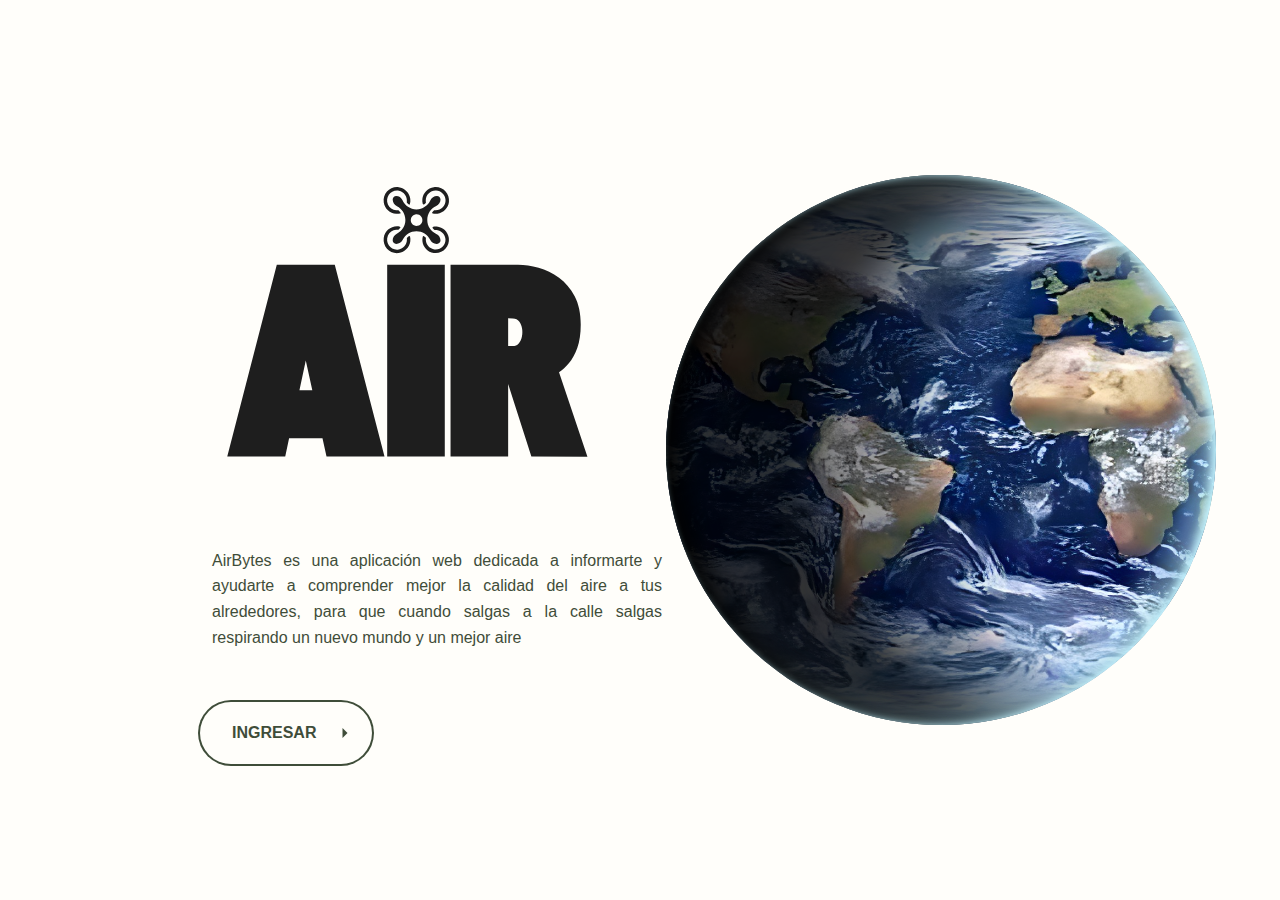
<file: code/scripts/html/AirBytes/intro.html>
<!DOCTYPE html>
<html lang="es">
<head>
    <meta charset="UTF-8">
    <meta name="viewport" content="width=device-width, initial-scale=1.0">
    <title>AirBytes - Introducción</title>
    <link rel="stylesheet" href="intro-styles.css">
</head>
<body>
    <div class="container">
        <div class="left-content">
            <div class="logo-text-group"> 
                <svg xmlns="http://www.w3.org/2000/svg" xmlns:xlink="http://www.w3.org/1999/xlink" width="500" zoomAndPan="magnify" viewBox="0 0 375 374.999991" height="500" preserveAspectRatio="xMidYMid meet" version="1.0"><defs><g/><clipPath id="46e48859ac"><rect x="0" width="61" y="0" height="15"/></clipPath><clipPath id="0aec58a9a8"><rect x="0" width="55" y="0" height="15"/></clipPath></defs><g fill="#1e1e1e" fill-opacity="1"><g transform="translate(20.440007, 240.374984)"><g><path d="M 43.484375 0 L 0 0 L 37.15625 -143.859375 L 80.640625 -143.859375 L 117.9375 0 L 74.453125 0 L 71.421875 -13.6875 L 46.375 -13.6875 Z M 58.890625 -72 L 54.140625 -49.6875 L 63.796875 -49.6875 Z M 58.890625 -72 "/></g></g></g><g fill="#1e1e1e" fill-opacity="1"><g transform="translate(138.231942, 240.374984)"><g><path d="M 2.15625 0 L 2.15625 -143.859375 L 45.359375 -143.859375 L 45.359375 0 Z M 2.15625 0 "/></g></g></g><g fill="#1e1e1e" fill-opacity="1"><g transform="translate(185.751916, 240.374984)"><g><path d="M 2.15625 0 L 2.15625 -143.859375 L 52.84375 -143.859375 C 57.644531 -143.859375 62.753906 -143.085938 68.171875 -141.546875 C 73.597656 -140.015625 78.710938 -137.492188 83.515625 -133.984375 C 88.316406 -130.484375 92.226562 -125.851562 95.25 -120.09375 C 98.28125 -114.332031 99.796875 -107.226562 99.796875 -98.78125 C 99.796875 -91.96875 98.929688 -86.179688 97.203125 -81.421875 C 95.472656 -76.671875 93.359375 -72.832031 90.859375 -69.90625 C 88.367188 -66.976562 85.921875 -64.75 83.515625 -63.21875 L 104.828125 0.140625 L 62.78125 0 L 45.359375 -54.4375 L 45.359375 0 Z M 48.953125 -103.53125 L 45.359375 -103.6875 L 45.359375 -82.796875 L 48.8125 -82.796875 C 50.632812 -82.796875 52.125 -83.46875 53.28125 -84.8125 C 54.4375 -86.15625 55.226562 -87.832031 55.65625 -89.84375 C 56.082031 -91.863281 56.128906 -93.90625 55.796875 -95.96875 C 55.460938 -98.039062 54.742188 -99.796875 53.640625 -101.234375 C 52.535156 -102.671875 50.972656 -103.4375 48.953125 -103.53125 Z M 48.953125 -103.53125 "/></g></g></g><path fill="#1e1e1e" d="M 149.027344 38.363281 C 142.433594 37.546875 136.882812 43.179688 137.828125 49.792969 C 138.496094 54.433594 142.429688 58.042969 147.109375 58.332031 C 148.128906 58.394531 149.117188 58.308594 150.054688 58.089844 C 150.410156 58.003906 150.570312 57.585938 150.351562 57.289062 C 149.960938 56.753906 149.515625 56.261719 149.019531 55.816406 C 148.910156 55.71875 148.761719 55.679688 148.617188 55.695312 C 148.144531 55.75 147.652344 55.757812 147.15625 55.722656 C 144.421875 55.546875 141.964844 53.886719 140.9375 51.347656 C 138.582031 45.511719 143.46875 39.941406 149.203125 41.03125 C 152.980469 41.75 155.589844 45.394531 155.128906 49.214844 C 155.117188 49.324219 155.101562 49.429688 155.082031 49.535156 C 155.046875 49.75 155.097656 49.972656 155.25 50.132812 C 155.683594 50.605469 156.160156 51.03125 156.679688 51.402344 C 156.933594 51.585938 157.289062 51.46875 157.378906 51.164062 C 157.75 49.917969 157.882812 48.570312 157.726562 47.171875 C 157.21875 42.621094 153.570312 38.925781 149.027344 38.363281 Z M 177.207031 52.527344 C 179.128906 51.667969 180.390625 49.785156 180.390625 47.675781 C 180.390625 46.214844 179.203125 45.027344 177.742188 45.027344 L 177.664062 45.027344 C 175.546875 45.027344 173.660156 46.308594 172.800781 48.246094 C 170.988281 52.328125 166.867188 55.074219 162.324219 55.074219 C 157.726562 55.074219 153.550781 52.253906 151.78125 48.082031 C 150.992188 46.230469 149.175781 45.027344 147.160156 45.027344 C 145.699219 45.027344 144.511719 46.214844 144.511719 47.675781 C 144.511719 49.847656 145.792969 51.773438 147.734375 52.746094 C 151.5625 54.671875 154.039062 58.605469 154.039062 62.96875 C 154.039062 67.375 151.511719 71.339844 147.621094 73.242188 C 145.738281 74.160156 144.511719 76.039062 144.511719 78.132812 L 144.511719 78.257812 C 144.511719 79.722656 145.699219 80.90625 147.160156 80.90625 C 149.253906 80.90625 151.132812 79.683594 152.050781 77.796875 C 153.953125 73.90625 157.917969 71.378906 162.324219 71.378906 C 166.753906 71.378906 170.742188 73.933594 172.632812 77.863281 C 173.519531 79.710938 175.367188 80.90625 177.417969 80.90625 L 177.742188 80.90625 C 179.203125 80.90625 180.390625 79.722656 180.390625 78.257812 C 180.390625 76.152344 179.128906 74.269531 177.207031 73.40625 C 173.117188 71.578125 170.457031 67.542969 170.457031 62.96875 C 170.457031 58.394531 173.117188 54.355469 177.207031 52.527344 Z M 163.453125 67.324219 C 160.261719 68.03125 157.488281 65.253906 158.191406 62.066406 C 158.550781 60.460938 159.847656 59.164062 161.453125 58.808594 C 164.640625 58.101562 167.417969 60.878906 166.710938 64.066406 C 166.355469 65.671875 165.058594 66.96875 163.453125 67.324219 Z M 156.574219 75.113281 C 156.066406 75.492188 155.59375 75.925781 155.167969 76.40625 C 155.109375 76.472656 155.085938 76.558594 155.101562 76.644531 C 155.148438 76.921875 155.175781 77.207031 155.1875 77.492188 C 155.347656 81.441406 152.285156 84.917969 148.347656 85.222656 C 142.953125 85.644531 138.640625 80.273438 140.960938 74.6875 C 141.996094 72.203125 144.421875 70.589844 147.109375 70.394531 C 147.582031 70.359375 148.015625 70.359375 148.441406 70.398438 C 148.582031 70.414062 148.726562 70.371094 148.832031 70.28125 C 149.34375 69.84375 149.808594 69.355469 150.214844 68.828125 C 150.453125 68.523438 150.289062 68.078125 149.914062 67.992188 C 149.214844 67.839844 148.488281 67.757812 147.738281 67.757812 C 142.75 67.765625 138.429688 71.535156 137.789062 76.484375 C 136.949219 83.027344 142.449219 88.570312 148.992188 87.789062 C 153.53125 87.242188 157.199219 83.566406 157.734375 79.027344 C 157.882812 77.789062 157.800781 76.585938 157.53125 75.457031 C 157.429688 75.035156 156.925781 74.851562 156.574219 75.113281 Z M 177.539062 67.863281 C 176.660156 67.796875 175.800781 67.839844 174.976562 67.988281 C 174.429688 68.085938 174.1875 68.757812 174.546875 69.179688 C 174.878906 69.574219 175.246094 69.941406 175.640625 70.28125 C 175.792969 70.410156 175.992188 70.464844 176.1875 70.449219 C 176.859375 70.398438 177.546875 70.429688 178.320312 70.617188 C 181.527344 71.398438 183.964844 74.167969 184.117188 77.464844 C 184.324219 81.976562 180.449219 85.664062 175.882812 85.140625 C 172.40625 84.746094 169.382812 81.363281 169.363281 77.863281 C 169.359375 77.480469 169.382812 77.101562 169.441406 76.730469 C 169.46875 76.53125 169.417969 76.328125 169.277344 76.183594 C 168.902344 75.789062 168.492188 75.425781 168.058594 75.101562 C 167.6875 74.824219 167.152344 75.019531 167.042969 75.46875 C 166.785156 76.535156 166.699219 77.675781 166.816406 78.855469 C 167.273438 83.339844 170.808594 87.035156 175.269531 87.675781 C 181.871094 88.628906 187.488281 83.058594 186.628906 76.476562 C 186.027344 71.863281 182.179688 68.214844 177.539062 67.863281 Z M 175.363281 38.378906 C 170.824219 38.988281 167.21875 42.734375 166.761719 47.289062 C 166.640625 48.511719 166.738281 49.691406 167.019531 50.800781 C 167.15625 51.324219 167.800781 51.546875 168.226562 51.210938 C 168.589844 50.929688 168.929688 50.625 169.246094 50.292969 C 169.417969 50.113281 169.476562 49.859375 169.433594 49.617188 C 169.359375 49.195312 169.320312 48.761719 169.320312 48.320312 C 169.320312 44.136719 172.792969 40.75 177.011719 40.898438 C 180.832031 41.03125 184 44.183594 184.164062 48 C 184.339844 52.238281 180.941406 55.742188 176.742188 55.742188 C 176.367188 55.742188 175.996094 55.714844 175.628906 55.660156 C 175.109375 56.109375 174.636719 56.613281 174.222656 57.15625 C 173.957031 57.507812 174.144531 58.019531 174.574219 58.113281 C 175.699219 58.363281 176.894531 58.425781 178.121094 58.257812 C 182.59375 57.65625 186.175781 54.011719 186.707031 49.53125 C 187.476562 42.992188 181.917969 37.5 175.363281 38.378906 Z M 175.363281 38.378906 " fill-opacity="1" fill-rule="nonzero"/></svg>
            </div>
            
            <div class="description-box">
                <p>AirBytes es una aplicación web dedicada a informarte y ayudarte a comprender mejor la calidad del aire a tus alrededores, para que cuando salgas a la calle salgas respirando un nuevo mundo y un mejor aire</p>
            </div>

            <div class="buttons-section">
                <button class="animated-button" onclick="goToMainPage()">
                    <svg class="arr-1" viewBox="0 0 24 24" fill="none" xmlns="http://www.w3.org/2000/svg"><path d="M14.5 17L19.5 12L14.5 7"></path><path d="M19 12H4"></path></svg>
                    <svg class="arr-2" viewBox="0 0 24 24" fill="none" xmlns="http://www.w3.org/2000/svg"><path d="M14.5 17L19.5 12L14.5 7"></path><path d="M19 12H4"></path></svg>
                    <div class="circle"></div>
                    <span class="text">INGRESAR</span>
                </button>
            </div>
        </div>

        <div class="planet-section">
            <div class="section-banner">
                <div id="star-1">
                    <div class="curved-corner-star">
                        <div id="curved-corner-bottomright"></div>
                        <div id="curved-corner-bottomleft"></div>
                    </div>
                    <div class="curved-corner-star">
                        <div id="curved-corner-topright"></div>
                        <div id="curved-corner-topleft"></div>
                    </div>
                </div>

                <div id="star-2">
                    <div class="curved-corner-star">
                        <div id="curved-corner-bottomright"></div>
                        <div id="curved-corner-bottomleft"></div>
                    </div>
                    <div class="curved-corner-star">
                        <div id="curved-corner-topright"></div>
                        <div id="curved-corner-topleft"></div>
                    </div>
                </div>

                <div id="star-3">
                    <div class="curved-corner-star">
                        <div id="curved-corner-bottomright"></div>
                        <div id="curved-corner-bottomleft"></div>
                    </div>
                    <div class="curved-corner-star">
                        <div id="curved-corner-topright"></div>
                        <div id="curved-corner-topleft"></div>
                    </div>
                </div>

                <div id="star-4">
                    <div class="curved-corner-star">
                        <div id="curved-corner-bottomright"></div>
                        <div id="curved-corner-bottomleft"></div>
                    </div>
                    <div class="curved-corner-star">
                        <div id="curved-corner-topright"></div>
                        <div id="curved-corner-topleft"></div>
                    </div>
                </div>

                <div id="star-5">
                    <div class="curved-corner-star">
                        <div id="curved-corner-bottomright"></div>
                        <div id="curved-corner-bottomleft"></div>
                    </div>
                    <div class="curved-corner-star">
                        <div id="curved-corner-topright"></div>
                        <div id="curved-corner-topleft"></div>
                    </div>
                </div>

                <div id="star-6">
                    <div class="curved-corner-star">
                        <div id="curved-corner-bottomright"></div>
                        <div id="curved-corner-bottomleft"></div>
                    </div>
                    <div class="curved-corner-star">
                        <div id="curved-corner-topright"></div>
                        <div id="curved-corner-topleft"></div>
                    </div>
                </div>

                <div id="star-7">
                    <div class="curved-corner-star">
                        <div id="curved-corner-bottomright"></div>
                        <div id="curved-corner-bottomleft"></div>
                    </div>
                    <div class="curved-corner-star">
                        <div id="curved-corner-topright"></div>
                        <div id="curved-corner-topleft"></div>
                    </div>
                </div>
            </div>
        </div>
    </div>

    <script>
        function goToMainPage() {
            window.location.href = 'index.html';
        }
    </script>
</body>
</html>
</file>
<file: code/scripts/html/AirBytes/intro-page/style.css>
/* Estilos generales y reset básico (mantener los tuyos) */
body {
    margin: 0;
    font-family: Arial, sans-serif;
    background-color:#fffefa;
    color: #ffffff;
    overflow: hidden;
}

.container {
    display: grid;
    grid-template-columns: 2fr 3fr; /* Ajuste para darle más espacio al planeta */
    grid-template-rows: 1fr; /* Una sola fila principal */
    height: 100vh;
    width: 100vw;
    position: relative;
}

/* LEFT CONTENT (Contenedor principal izquierdo) */
.left-content {
    grid-column: 1 / 2; /* Columna izquierda */
    grid-row: 1 / 2;    /* Fila única */
    display: flex;
    flex-direction: column; /* Apila elementos verticalmente */
    justify-content: center; /* Centra el contenido verticalmente */
    align-items: flex-start; /* Alinea los elementos a la izquierda */
    padding-left: 200px; /* Espacio desde la izquierda */
    padding-right: 20px;
    z-index: 10;
}

/* Logo y Texto Principal */
.logo-text-group {
    display: flex;
    flex-direction: column;
    align-items: flex-start;
    margin-bottom: -100px; /* Espacio debajo del logo/texto antes de la descripción */
}

.drone-icon {
    width: 60px; /* Ajusta el tamaño del icono del dron */
    height: 60px;
    fill: #3f4d39; /* Color del icono */
    margin-bottom: 10px;
}

.main-title {
    display: flex;
    align-items: baseline;
    font-size: 4em;
    font-weight: bold;
    color: #3f4d39;
    line-height: 0.8;
}

.air-text {
    letter-spacing: -3px;
}

.bytes-text {
    color: #8fae7e;
    font-size: 0.8em;
    margin-left: 5px;
}

.slogan-text {
    font-size: 1.2em;
    color: #fffefa;
    margin-top: 10px;
}

.since-info {
    font-size: 0.9em;
    color: #a0a0a0;
    margin-top: 5px;
}

/* NUEVO: Estilos para el texto de descripción */
.description-box {
    width: 100%; /* Ocupa todo el ancho disponible en left-content */
    max-width: 450px; /* Limita el ancho para que no se extienda demasiado */
    background-color: #fffefa;
    border: 2px solid #fffefa;
    border-radius: 10px;
    color: #3f4d39;
    padding: 10px;
    box-shadow: 0px 4px 8px #fffefa;
    margin-bottom: 40px; /* Espacio debajo de la descripción antes de los botones */
    text-align: justify;
}

.description-box p {
    margin: 0;
    line-height: 1.6;
}

/* Sección de Botones (tus estilos originales, con ajustes de margen) */
.buttons-section {
    display: flex;
    flex-direction: row;
    justify-content: flex-start; /* Alinea a la izquierda */
    align-items: center;
    gap: 60px;
    /* Quitamos el padding global y usamos margin para el posicionamiento */
    margin-left: 0; /* Asegurar que no haya margen izquierdo no deseado */
    margin-top: 0; /* Asegurar que no haya margen superior no deseado */
    padding: 0; /* Quitar padding si lo tenía */
}

/* Tus estilos de botones (animated-button) se mantienen inalterados */
.animated-button {
    position: relative;
    display: flex;
    align-items: center;
    gap: 4px;
    padding: 18px 40px;
    border: 4px solid;
    border-color: transparent;
    font-size: 16px;
    background-color: inherit;
    border-radius: 100px;
    font-weight: 600;
    color: #3f4d39;
    box-shadow: 0 0 0 2px #3f4d39;
    cursor: pointer;
    overflow: hidden;
    transition: all 0.6s cubic-bezier(0.23, 1, 0.32, 1);
}

.animated-button svg {
    position: absolute;
    width: 24px;
    fill: #3f4d39 ;
    z-index: 9;
    transition: all 0.8s cubic-bezier(0.23, 1, 0.32, 1);
}

.animated-button .arr-1 {
    right: 16px;
}

.animated-button .arr-2 {
    left: -25%;
}

.animated-button .circle {
    position: absolute;
    top: 50%;
    left: 50%;
    transform: translate(-50%, -50%);
    width: 20px;
    height: 20px;
    background-color: #3f4d39;
    border-radius: 50%;
    opacity: 0;
    transition: all 0.8s cubic-bezier(0.23, 1, 0.32, 1);
}

.animated-button .text {
    position: relative;
    z-index: 1;
    transform: translateX(-12px);
    transition: all 0.8s cubic-bezier(0.23, 1, 0.32, 1);
}

.animated-button:hover {
    box-shadow: 0 0 0 12px transparent;
    color: #ffffff;
    border-radius: 12px;
}

.animated-button:hover .arr-1 {
    right: -25%;
}

.animated-button:hover .arr-2 {
    left: 16px;
}

.animated-button:hover .text {
    transform: translateX(12px);
}

.animated-button:hover svg {
    fill: #ffffff;
}

.animated-button:active {
    scale: 0.95;
    box-shadow: 0 0 0 4px rgb(84, 140, 0);
}

.animated-button:hover .circle {
    width: 220px;
    height: 220px;
    opacity: 1;
}

/* PLANET SECTION (Tu código original del planeta) */
.planet-section {
    grid-column: 2 / 3; /* Columna derecha para el planeta */
    grid-row: 1 / 2;    /* Fila única */
    display: flex;
    justify-content: flex-end;
    align-items: center;
    position: relative;
    z-index: 1; /* Asegura que el planeta esté detrás del contenido izquierdo */
}

.section-banner {
    height: 550px;
    width: 550px;
    position: relative; /* Cambiado a relative para que right/top se ajusten bien */
    right: 5vw;
    top: 0; /* Ajuste de top */
    transform: none; /* Eliminar translateY para no moverlo innecesariamente */
    transition: left 0.3s linear;
    background: url("a.jpg");
    background-size: cover;
    background-position: left;
    bottom: 0px;
    border-radius: 50%;
    animation: earthRotate 10s linear 0s infinite;
    box-shadow: 0px 0 20px RGBA(255, 255, 255, 0.2), -5px 0px 8px #c3f4ff inset,
    15px 2px 25px #000 inset, -24px -2px 34px #c3f4ff99 inset,
    250px 0px 44px #00000066 inset, 150px 0px 38px #000000aa inset;
}

@keyframes earthRotate {
    0% {
        background-position: 0 0;
    }
    100% {
        background-position: 400px 0;
    }
}

/* Estrellas del planeta (mantener tus estilos) */
.curved-corner-star {
    display: flex;
    position: relative;
}

#curved-corner-bottomleft,
#curved-corner-bottomright,
#curved-corner-topleft,
#curved-corner-topright {
    width: 4px;
    height: 5px;
    overflow: hidden;
    position: relative;
}

#curved-corner-bottomleft:before,
#curved-corner-bottomright:before,
#curved-corner-topleft:before,
#curved-corner-topright:before {
    content: "";
    display: block;
    width: 200%;
    height: 200%;
    position: absolute;
    border-radius: 50%;
}

@keyframes twinkling {
    0%,
    100% {
        opacity: 0.1;
    }
    50% {
        opacity: 1;
    }
}
</file>
<file: code/scripts/html/AirBytes/intro-styles.css>
/* Estilos generales y reset básico */
body {
    margin: 0;
    font-family: Arial, sans-serif;
    background-color: #fffefa;
    color: #ffffff;
    overflow: hidden;
}

.container {
    display: grid;
    grid-template-columns: 2fr 3fr;
    grid-template-rows: 1fr;
    height: 100vh;
    width: 100vw;
    position: relative;
}

/* LEFT CONTENT */
.left-content {
    grid-column: 1 / 2;
    grid-row: 1 / 2;
    display: flex;
    flex-direction: column;
    justify-content: center;
    align-items: flex-start;
    padding-left: 200px;
    padding-right: 20px;
    z-index: 10;
}

.logo-text-group {
    display: flex;
    flex-direction: column;
    align-items: flex-start;
    margin-bottom: -100px;
}

.drone-icon {
    width: 60px;
    height: 60px;
    fill: #3f4d39;
    margin-bottom: 10px;
}

.main-title {
    display: flex;
    align-items: baseline;
    font-size: 4em;
    font-weight: bold;
    color: #3f4d39;
    line-height: 0.8;
}

.air-text {
    letter-spacing: -3px;
}

.bytes-text {
    color: #8fae7e;
    font-size: 0.8em;
    margin-left: 5px;
}

.slogan-text {
    font-size: 1.2em;
    color: #fffefa;
    margin-top: 10px;
}

.since-info {
    font-size: 0.9em;
    color: #a0a0a0;
    margin-top: 5px;
}

.description-box {
    width: 100%;
    max-width: 450px;
    background-color: #fffefa;
    border: 2px solid #fffefa;
    border-radius: 10px;
    color: #3f4d39;
    padding: 10px;
    box-shadow: 0px 4px 8px #fffefa;
    margin-bottom: 40px;
    text-align: justify;
}

.description-box p {
    margin: 0;
    line-height: 1.6;
}

.buttons-section {
    display: flex;
    flex-direction: row;
    justify-content: flex-start;
    align-items: center;
    gap: 60px;
    margin-left: 0;
    margin-top: 0;
    padding: 0;
}

.animated-button {
    position: relative;
    display: flex;
    align-items: center;
    gap: 4px;
    padding: 18px 40px;
    border: 4px solid;
    border-color: transparent;
    font-size: 16px;
    background-color: inherit;
    border-radius: 100px;
    font-weight: 600;
    color: #3f4d39;
    box-shadow: 0 0 0 2px #3f4d39;
    cursor: pointer;
    overflow: hidden;
    transition: all 0.6s cubic-bezier(0.23, 1, 0.32, 1);
}

.animated-button svg {
    position: absolute;
    width: 24px;
    fill: #3f4d39;
    z-index: 9;
    transition: all 0.8s cubic-bezier(0.23, 1, 0.32, 1);
}

.animated-button .arr-1 {
    right: 16px;
}

.animated-button .arr-2 {
    left: -25%;
}

.animated-button .circle {
    position: absolute;
    top: 50%;
    left: 50%;
    transform: translate(-50%, -50%);
    width: 20px;
    height: 20px;
    background-color: #3f4d39;
    border-radius: 50%;
    opacity: 0;
    transition: all 0.8s cubic-bezier(0.23, 1, 0.32, 1);
}

.animated-button .text {
    position: relative;
    z-index: 1;
    transform: translateX(-12px);
    transition: all 0.8s cubic-bezier(0.23, 1, 0.32, 1);
}

.animated-button:hover {
    box-shadow: 0 0 0 12px transparent;
    color: #ffffff;
    border-radius: 12px;
}

.animated-button:hover .arr-1 {
    right: -25%;
}

.animated-button:hover .arr-2 {
    left: 16px;
}

.animated-button:hover .text {
    transform: translateX(12px);
}

.animated-button:hover svg {
    fill: #ffffff;
}

.animated-button:active {
    scale: 0.95;
    box-shadow: 0 0 0 4px rgb(84, 140, 0);
}

.animated-button:hover .circle {
    width: 220px;
    height: 220px;
    opacity: 1;
}

/* PLANET SECTION */
.planet-section {
    grid-column: 2 / 3;
    grid-row: 1 / 2;
    display: flex;
    justify-content: flex-end;
    align-items: center;
    position: relative;
    z-index: 1;
}

.section-banner {
    height: 550px;
    width: 550px;
    position: relative;
    right: 5vw;
    top: 0;
    transform: none;
    transition: left 0.3s linear;
    background: url("intro-page/a.jpg");
    background-size: cover;
    background-position: left;
    bottom: 0px;
    border-radius: 50%;
    animation: earthRotate 10s linear 0s infinite;
    box-shadow: 0px 0 20px RGBA(255, 255, 255, 0.2), -5px 0px 8px #c3f4ff inset,
    15px 2px 25px #000 inset, -24px -2px 34px #c3f4ff99 inset,
    250px 0px 44px #00000066 inset, 150px 0px 38px #000000aa inset;
}

@keyframes earthRotate {
    0% {
        background-position: 0 0;
    }
    100% {
        background-position: 400px 0;
    }
}

.curved-corner-star {
    display: flex;
    position: relative;
}

#curved-corner-bottomleft,
#curved-corner-bottomright,
#curved-corner-topleft,
#curved-corner-topright {
    width: 4px;
    height: 5px;
    overflow: hidden;
    position: relative;
}

#curved-corner-bottomleft:before,
#curved-corner-bottomright:before,
#curved-corner-topleft:before,
#curved-corner-topright:before {
    content: "";
    display: block;
    width: 200%;
    height: 200%;
    position: absolute;
    border-radius: 50%;
}

@keyframes twinkling {
    0%,
    100% {
        opacity: 0.1;
    }
    50% {
        opacity: 1;
    }
}

/* Responsive design */
@media (max-width: 768px) {
    .container {
        grid-template-columns: 1fr;
        grid-template-rows: 1fr 1fr;
    }
    
    .left-content {
        grid-column: 1;
        grid-row: 1;
        padding-left: 20px;
        padding-right: 20px;
    }
    
    .planet-section {
        grid-column: 1;
        grid-row: 2;
        justify-content: center;
    }
    
    .section-banner {
        height: 300px;
        width: 300px;
        right: 0;
    }
    
    .description-box {
        max-width: 100%;
    }
}
</file>
